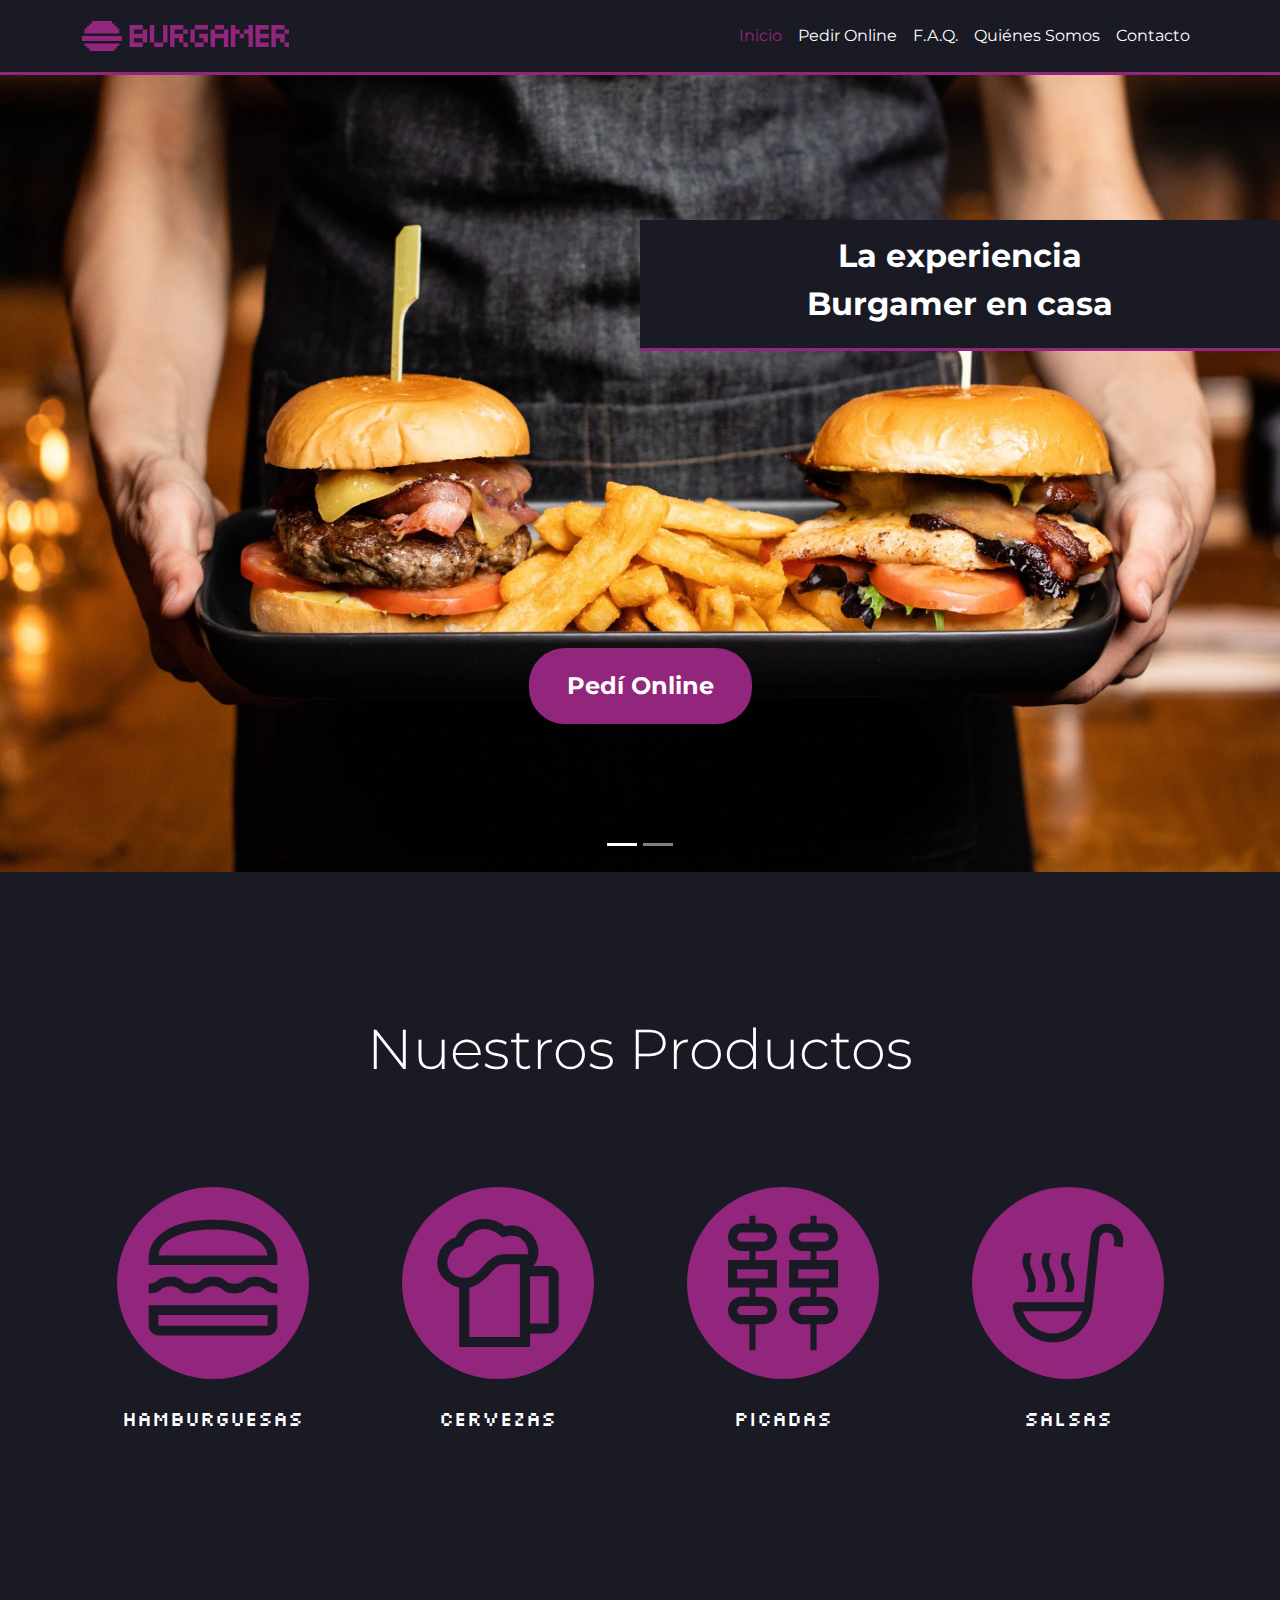
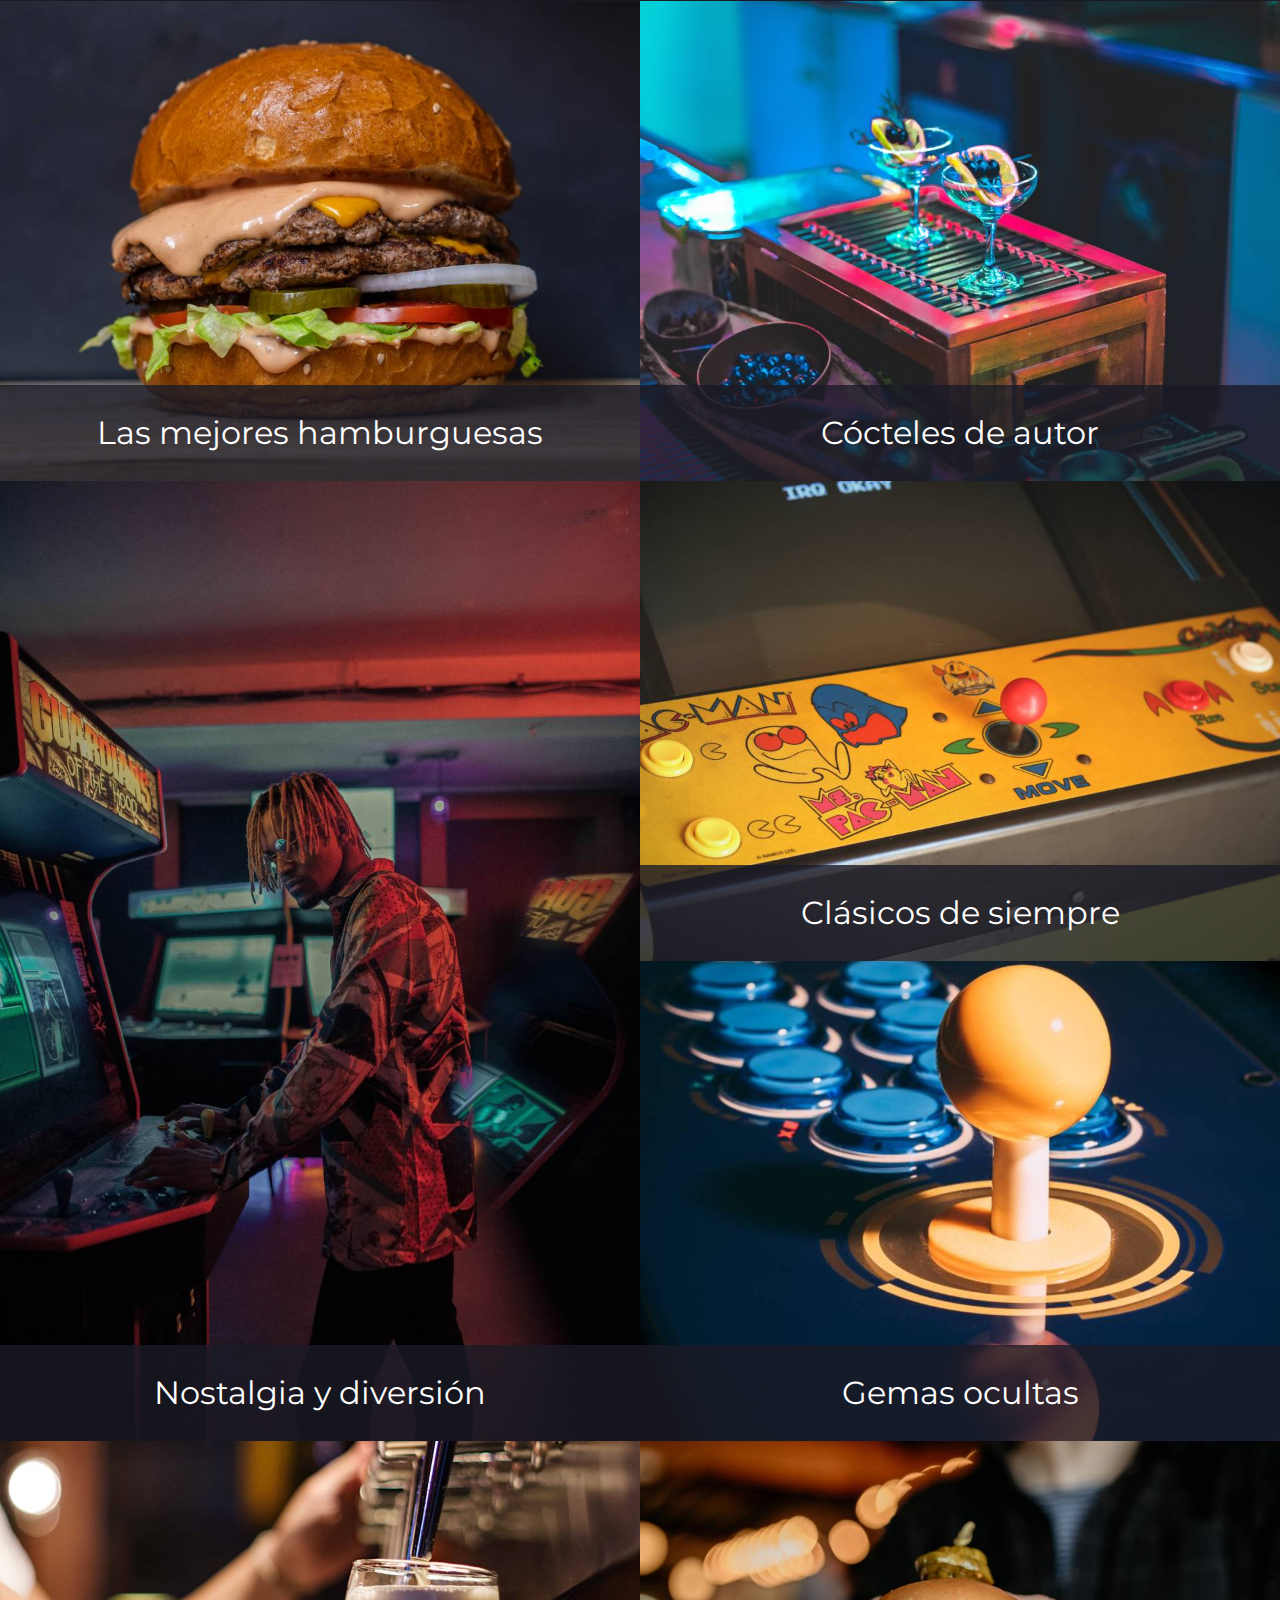
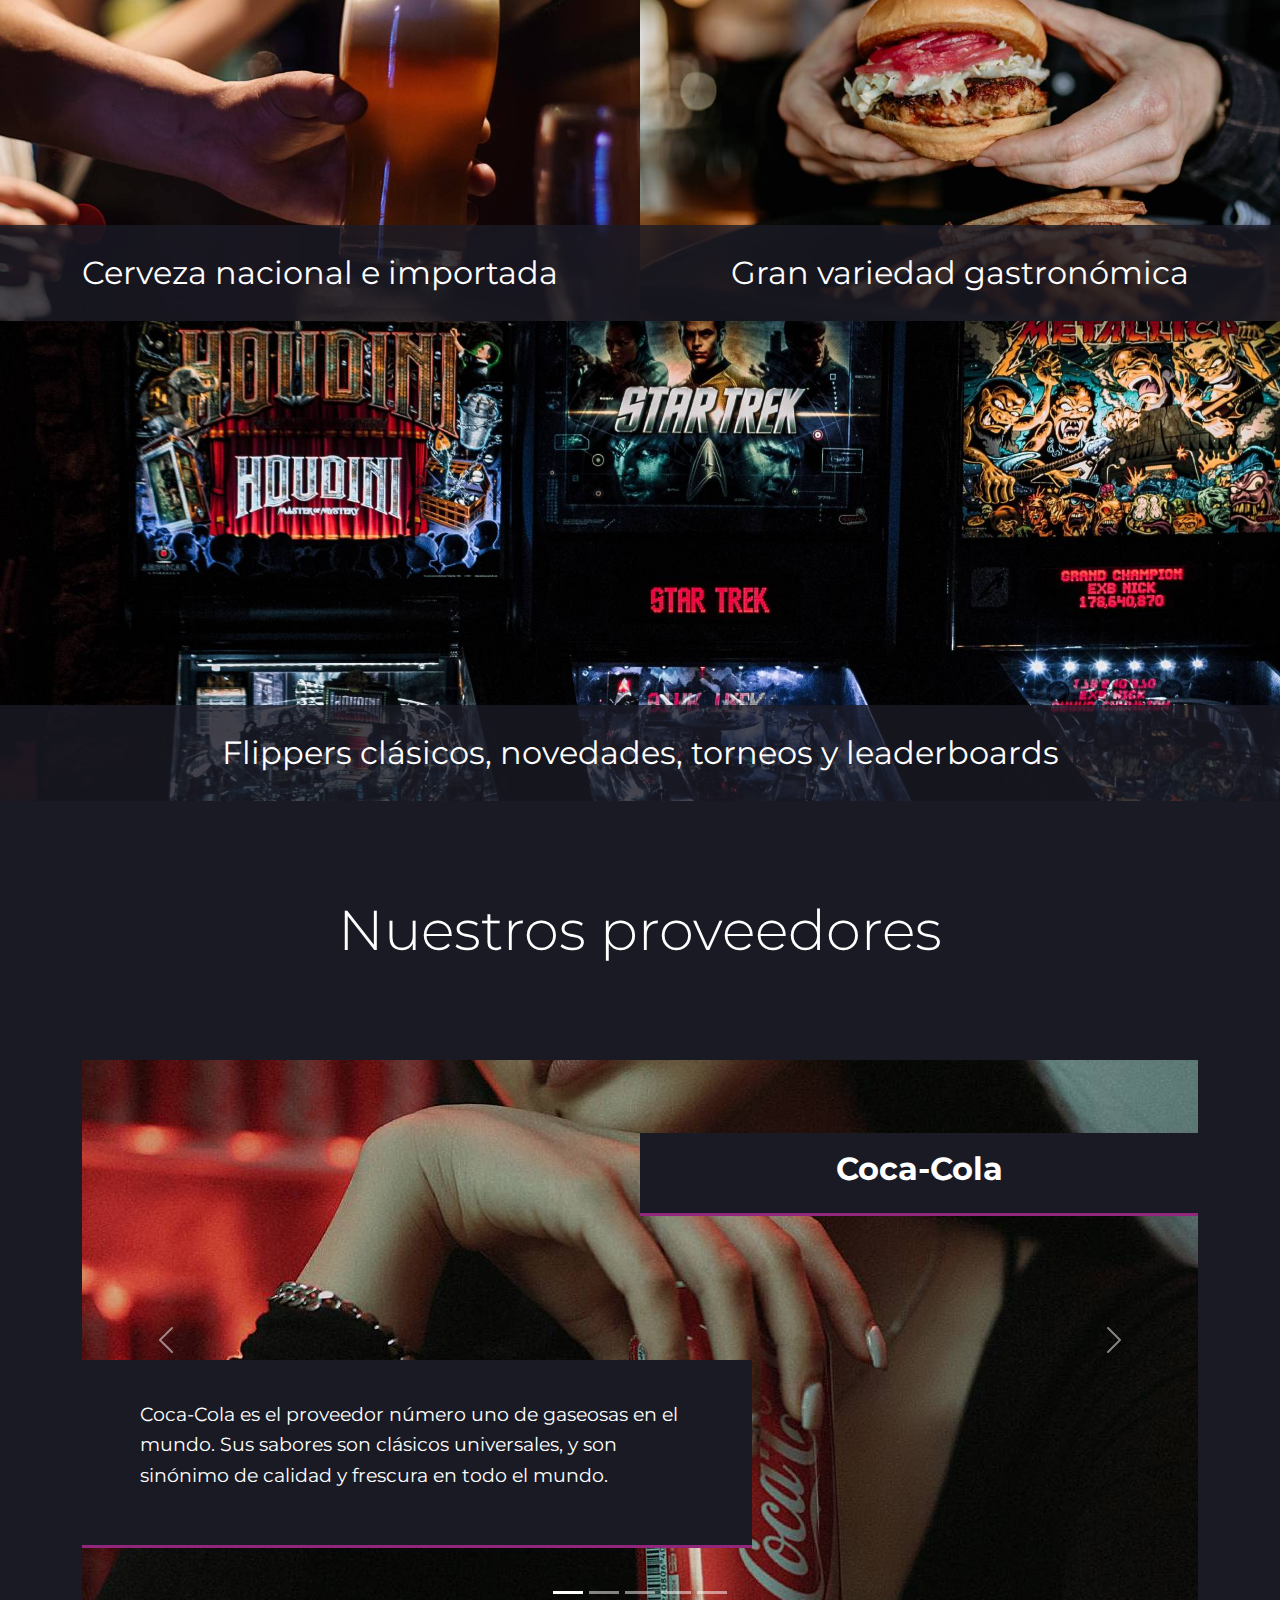
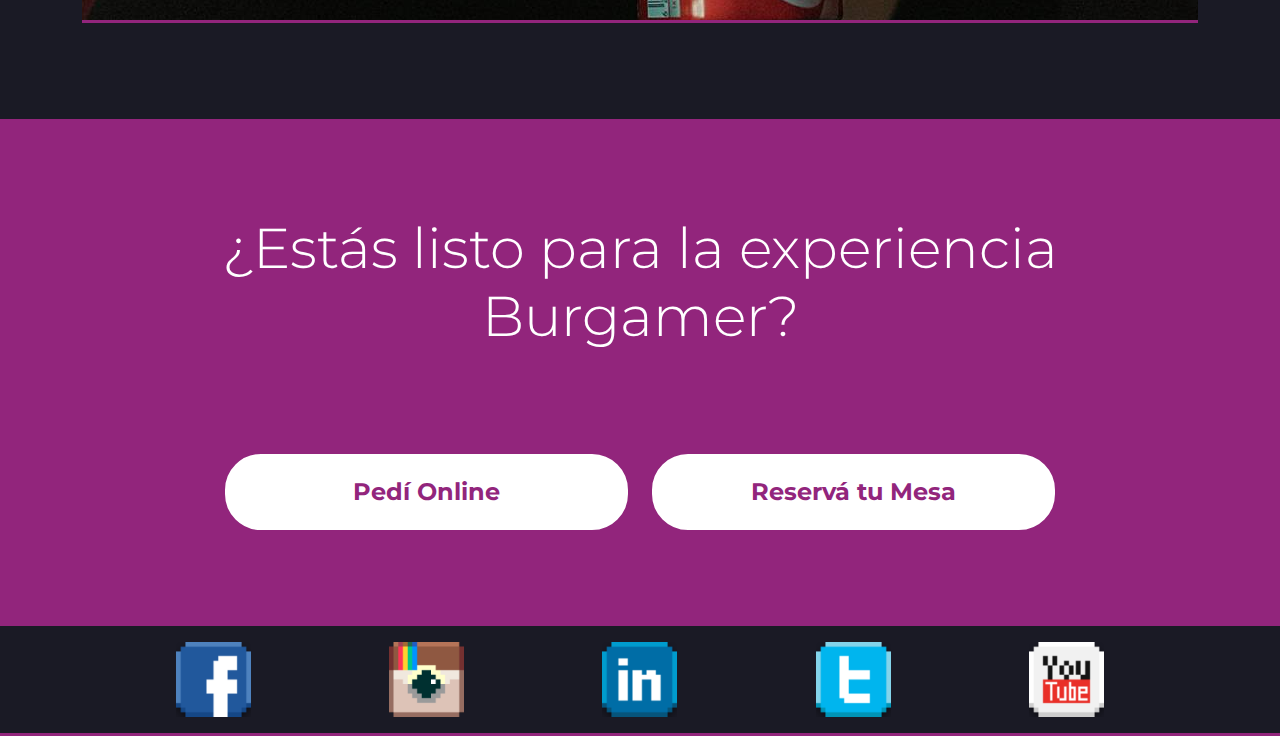
<file: index.html>
<!DOCTYPE html>
<html lang="es">

<head>
    <meta charset="UTF-8">
    <meta http-equiv="X-UA-Compatible" content="IE=edge">
    <meta name="viewport" content="width=device-width, initial-scale=1.0">
    <title>Burgamer Bar & Arcade</title>
    <link rel="icon" type="image/x-icon" href="img/favicon.svg">

    <!-- Bootstrap y otras librerías -->
    <link rel="stylesheet" href="vendors/bootstrap/css/bootstrap.min.css">
    <link rel="stylesheet" href="vendors/jquery.smartcart/css/smart_cart.min.css">
    <link rel="stylesheet" href="vendors/jquery.owl-carousel/assets/owl.carousel.min.css">
    <link rel="stylesheet" href="vendors/jquery.owl-carousel/assets/owl.theme.default.min.css">
    <link rel="stylesheet" href="vendors/jquery.whatsapp/venom-button.min.css">

    <!-- Estilos  -->
    <link rel="stylesheet" href="css/estilos.css">
    <link rel="stylesheet" href="css/index.css">

</head>

<body>

    <!-- Header, se agrega por jQuery -->
    <header id="header" class="container-fluid fixed-top py-2 fondo-gris borde-violeta overflow-hidden">
        <!-- El contenido de este div tiene que ser igual al id del link que queremos marcar como active -->
        <div id="seccion" class="d-none">inicio</div>
    </header>

    <!-- Splash / Call to Action -->
    <section>
        <div id="splash" class="carousel slide container-fluid p-0" data-bs-ride="carousel">
            <div class="carousel-indicators">
                <button type="button" data-bs-target="#splash" data-bs-slide-to="0" class="active" aria-current="true" aria-label="Slide 1"></button>
                <button type="button" data-bs-target="#splash" data-bs-slide-to="1" aria-label="Slide 2"></button>
            </div>
            <div class="carousel-inner">
                <div class="carousel-item active h-100">
                        <div id="splash-01-pedi-online" class="imagen-texto">
                            <div class="imagen-texto-encabezado-derecha">
                                <h1>La experiencia<br>Burgamer en casa</h1>
                            </div>
                            <a class="boton-grande boton-violeta" href="pedir-online.html">Pedí Online</a>
                        </div>
                </div>
                <div class="carousel-item h-100">
                    <div id="splash-02-reserva-mesa" class="imagen-texto">
                        <div class="imagen-texto-encabezado-izquierda">
                            <h2>Una noche de<br>sabor y diversión</h2>
                        </div>
                        <a class="boton-grande boton-violeta" href="pedir-online.html">Reservá tu Mesa</a>
                    </div>
            </div>
            </div>
        </div>
    </section>

    <!-- Nuestros productos -->
    <section id="nuestros-productos">
        <div class="container py-5">
            <div class="row my-5">
                <h2 class="display-4 py-5">Nuestros Productos</h2>
            </div>

            <!-- Inicio de fila con iconos -->
            <div class="row row-cols-lg-4 row-cols-sm-2 row-cols-1 mb-5 pb-5 gy-3">

                <!-- Icono de hamburugesa -->
                <div class="col">
                    <a href="#modal-hamburguesas" data-bs-toggle="modal" data-bs-target="#modal-hamburguesas">
                        <img src="img/home/productos-01-hamburguesas.svg" class="icono-productos" alt="Icono de hamburugesa">
                        <p class="text-center fs-5 tipografia-pixelada my-4 text-break">Hamburguesas</p>
                    </a>
                </div>

                <!-- Modal de hamburguesas -->
                <div class="modal fade" id="modal-hamburguesas" tabindex="-1" aria-hidden="true">
                    <div class="modal-dialog modal-dialog-centered">
                        <div class="modal-content fondo-gris">
                            <div class="modal-body">
                                <div class="container">
                                    <div class="row align-items-center justify-content-center">
                                        <div class="col-12 col-sm-4">
                                            <!-- Imagen del modal -->
                                            <img src="img/home/productos-01-hamburguesas.svg" class="icono-productos" alt="Icono de hamburugesa">
                                        </div>
                                        <div class="col-6 col-sm">
                                            <!-- Texto del modal -->
                                            <div class="row">
                                                <p class="col tipografia-pixelada fs-3">Hamburguesas</p>
                                            </div> 
                                            <div class="row">
                                                <p class="col">
                                                    Nuestras hamburguesas están hechas con productos de la mejor calidad.
                                                    Además, ofrecemos opciones veganas y aptas para celíacos. ¿Qué esperás para pedir?
                                                </p>
                                            </div>
                                            <div class="row row-cols-sm-2 mt-2 gy-3 justify-content-center">
                                            <!-- Botones del modal -->
                                                <div class="col-7 col-sm">
                                                    <a href="#" class="boton-chico boton-violeta-borde" data-bs-dismiss="modal">Cerrar</a>
                                                </div>
                                                <div class="col-7 col-sm">
                                                    <a href="pedir-online.html#hamburguesas" class="boton-chico boton-violeta">Pedir Online</a>
                                                </div>
                                            </div>
                                        </div>
                                    </div>
                                </div>
                            </div>
                        </div>
                    </div>
                </div>

                <!-- Icono de cerveza -->
                <div class="col">
                    <a href="#modal-cerveza" data-bs-toggle="modal" data-bs-target="#modal-cerveza">
                        <img src="img/home/productos-02-cervezas.svg" class="icono-productos" alt="Icono de cerveza">
                        <p class="text-center fs-5 tipografia-pixelada my-4">Cervezas</p>
                    </a>
                </div>

                <!-- Modal de cerveza -->
                <div class="modal fade" id="modal-cerveza" tabindex="-1" aria-hidden="true">
                    <div class="modal-dialog modal-dialog-centered">
                        <div class="modal-content fondo-gris">
                            <div class="modal-body">
                                <div class="container">
                                    <div class="row align-items-center justify-content-center">
                                        <div class="col-12 col-sm-4">
                                            <!-- Imagen del modal -->
                                            <img src="img/home/productos-02-cervezas.svg" class="icono-productos" alt="Icono de cerveza">
                                        </div>
                                        <div class="col-6 col-sm">
                                            <!-- Texto del modal -->
                                            <div class="row">
                                                <p class="col tipografia-pixelada fs-3">Cerveza</p>
                                            </div> 
                                            <div class="row">
                                                <p class="col">
                                                    Ofrecemos las mejores cervezas del mercado, con opción de pedirlas tiradas o embotelladas. Contamos también 
                                                    con cervezas importadas.
                                                    ¿Qué esperás para pedir?
                                                </p>
                                            </div>
                                            <div class="row row-cols-sm-2 mt-2 gy-3 justify-content-center">
                                                <!-- Botones del modal -->
                                                <div class="col-7 col-sm">
                                                    <a href="#" class="boton-chico boton-violeta-borde" data-bs-dismiss="modal">Cerrar</a>
                                                </div>
                                                <div class="col-7 col-sm">
                                                    <a href="pedir-online.html#cervezas" class="boton-chico boton-violeta">Pedir Online</a>
                                                </div>
                                            </div>
                                        </div>
                                    </div>
                                </div>
                            </div>
                        </div>
                    </div>
                </div>

                <!-- Icono de picadas -->
                <div class="col">
                    <a href="#modal-picadas" data-bs-toggle="modal" data-bs-target="#modal-picadas">
                        <img src="img/home/productos-03-picadas.svg" class="icono-productos" alt="Icono de picadas">
                        <p class="text-center fs-5 tipografia-pixelada my-4">Picadas</p>
                    </a>
                </div>

                <!-- Modal de picadas -->
                <div class="modal fade" id="modal-picadas" tabindex="-1" aria-hidden="true">
                    <div class="modal-dialog modal-dialog-centered">
                        <div class="modal-content fondo-gris">
                            <div class="modal-body">
                                <div class="container">
                                    <div class="row align-items-center justify-content-center">
                                        <div class="col-12 col-sm-4">
                                            <!-- Imagen del modal -->
                                            <img src="img/home/productos-03-picadas.svg" class="icono-productos" alt="Icono de picadas">
                                        </div>
                                        <div class="col-6 col-sm">
                                            <!-- Texto del modal -->
                                            <div class="row">
                                                <p class="col tipografia-pixelada fs-3">Picadas</p>
                                            </div> 
                                            <div class="row">
                                                <p class="col">
                                                    Desde papas a tequeños, pasando por aros de cebolla y nachos, tenemos todo lo que necesitás para tu picada.
                                                    ¿Qué esperás para pedir?
                                                </p>
                                            </div>
                                            <div class="row row-cols-sm-2 mt-2 gy-3 justify-content-center">
                                                <!-- Botones del modal -->
                                                <div class="col-7 col-sm">
                                                    <a href="#" class="boton-chico boton-violeta-borde" data-bs-dismiss="modal">Cerrar</a>
                                                </div>
                                                <div class="col-7 col-sm">
                                                    <a href="pedir-online.html#picadas" class="boton-chico boton-violeta">Pedir Online</a>
                                                </div>
                                            </div>
                                        </div>
                                    </div>
                                </div>
                            </div>
                        </div>
                    </div>
                </div>

                <!-- Icono de salsas -->
                <div class="col">
                    <a href="#modal-salsas" data-bs-toggle="modal" data-bs-target="#modal-salsas">
                        <img src="img/home/productos-04-salsas.svg" class="icono-productos" alt="Icono de salsas">
                        <p class="text-center fs-5 tipografia-pixelada my-4">Salsas</p>
                    </a>
                </div>

                <!-- Modal de salsas -->
                <div class="modal fade" id="modal-salsas" tabindex="-1" aria-hidden="true">
                    <div class="modal-dialog modal-dialog-centered">
                        <div class="modal-content fondo-gris">
                            <div class="modal-body">
                                <div class="container">
                                    <div class="row align-items-center justify-content-center">
                                        <div class="col-12 col-sm-4">
                                            <!-- Imagen del modal -->
                                            <img src="img/home/productos-04-salsas.svg" class="icono-productos" alt="Icono de salsas">
                                        </div>
                                        <div class="col-6 col-sm">
                                            <!-- Texto del modal -->
                                            <div class="row">
                                                <p class="col tipografia-pixelada fs-3">Salsas</p>
                                            </div> 
                                            <div class="row">
                                                <p class="col">
                                                    Tenemos salsas de todos los tamaños, colores y sabores.
                                                    Incluso vendemos salsas importadas directamente de otros países.
                                                    ¿Qué esperás para pedir?
                                                </p>
                                            </div>
                                            <div class="row row-cols-sm-2 mt-2 gy-3 justify-content-center">
                                                <!-- Botones del modal -->
                                                <div class="col-7 col-sm">
                                                    <a href="#" class="boton-chico boton-violeta-borde" data-bs-dismiss="modal">Cerrar</a>
                                                </div>
                                                <div class="col-7 col-sm">
                                                    <a href="pedir-online.html#salsas" class="boton-chico boton-violeta">Pedir Online</a>
                                                </div>
                                            </div>
                                        </div>
                                    </div>
                                </div>
                            </div>
                        </div>
                    </div>
                </div>

                
            <!-- Fin de fila con iconos -->
            </div>
        
        </div>
    <!-- Fin Nuestros Productos -->
    </section>


    <!-- Galería -->
    <section id="galeria">
        <div class="contailer-fluid p-0">
            <!-- Primera fila, fotos del mismo tamaño -->
            <div class="row g-0 row-cols-sm-2 row-cols-1">
                <div class="col position-relative">
                    <img src="img/home/galeria-01.jpg" class="img-fluid" alt="Foto de una hamburugesa doble">
                    <p class="position-absolute w-100 bottom-0 fondo-gris-transparente text-center fs-2 p-4 m-0">Las mejores hamburguesas</p>
                </div>
                <div class="col position-relative">
                    <img src="img/home/galeria-02.jpg" class="img-fluid" alt="Foto de dos cócteles en una barra">
                    <p class="position-absolute w-100 bottom-0 fondo-gris-transparente text-center fs-2 p-4 m-0">Cócteles de autor</p>
                </div>
            </div>

            <!-- Segunda/Tercera fila (foto vertical que ocupa 2 filas, y 2 de tamaño normal a la derecha)-->
            <div class="row g-0 row-cols-sm-2 row-cols-1">
                <div class="col position-relative">
                    <img src="img/home/galeria-03.jpg" class="img-fluid" alt="Foto de una persona jugando fichines">
                    <p class="position-absolute w-100 bottom-0 fondo-gris-transparente text-center fs-2 p-4 m-0">Nostalgia y diversión</p>
                </div>
                <div class="col">
                    <div class="row g-0">
                        <div class="col position-relative">
                            <img src="img/home/galeria-04.jpg" class="img-fluid" alt="Foto de los controles de una cabina de Pacman">
                            <p class="position-absolute w-100 bottom-0 fondo-gris-transparente text-center fs-2 p-4 m-0">Clásicos de siempre</p>
                        </div>
                    </div>
                    <div class="row g-0">
                        <div class="col position-relative">
                            <img src="img/home/galeria-05.jpg" class="img-fluid" alt="Foto de los controles de un fichín">
                            <p class="position-absolute w-100 bottom-0 fondo-gris-transparente text-center fs-2 p-4 m-0">Gemas ocultas</p>
                        </div>
                    </div>
                </div>
            </div>

            <!--- Cuarta fila, dos del mismo tamaño -->
            <div class="row g-0 row-cols-sm-2 row-cols-1">
                <div class="col position-relative">
                    <img src="img/home/galeria-06.jpg" class="img-fluid" alt="Foto de una cerveza tirada siendo servida">
                    <p class="position-absolute w-100 bottom-0 fondo-gris-transparente text-center fs-2 p-4 m-0">Cerveza nacional e importada</p>
                </div>
                <div class="col position-relative">
                    <img src="img/home/galeria-07.jpg" class="img-fluid" alt="Foto de una persona mostrando la hmburguesa que se va a comer">
                    <p class="position-absolute w-100 bottom-0 fondo-gris-transparente text-center fs-2 p-4 m-0">Gran variedad gastronómica</p>
                </div>
            </div>

            <!-- Quinta fila, una sola foto de dos columnas -->
            <div class="row g-0">
                <div class="col position-relative">
                    <img src="img/home/galeria-08.jpg" class="img-fluid" alt="Foto de varios flippers en fila">
                    <p class="position-absolute w-100 bottom-0 fondo-gris-transparente text-center fs-2 p-4 m-0">Flippers clásicos, novedades, torneos y leaderboards</p>
                </div>
            </div>
        </div>

    <!-- Fin galería -->
    </section>

    <!-- Proveedores -->
    <section id="nuestros-proveedores">
        <div class="container py-5">
            <h2 class="display-4 py-5 ">Nuestros proveedores</h2>
        
            <!-- Inicio carousel de proveedores -->
            <div id="carousel-proveedores" class="carousel slide borde-violeta my-5" data-bs-ride="carousel">

                <div class="carousel-indicators">
                    <button type="button" data-bs-target="#carousel-proveedores" data-bs-slide-to="0" class="active" aria-current="true" aria-label="Slide 1"></button>
                    <button type="button" data-bs-target="#carousel-proveedores" data-bs-slide-to="1" aria-label="Slide 2"></button>
                    <button type="button" data-bs-target="#carousel-proveedores" data-bs-slide-to="2" aria-label="Slide 3"></button>
                    <button type="button" data-bs-target="#carousel-proveedores" data-bs-slide-to="3" aria-label="Slide 4"></button>
                    <button type="button" data-bs-target="#carousel-proveedores" data-bs-slide-to="4" aria-label="Slide 5"></button>
                </div>

                <button class="carousel-control-prev" type="button" data-bs-target="#carousel-proveedores" data-bs-slide="prev">
                    <span class="carousel-control-prev-icon" aria-hidden="true"></span>
                    <span class="visually-hidden">Anterior</span>
                  </button>
                  <button class="carousel-control-next" type="button" data-bs-target="#carousel-proveedores" data-bs-slide="next">
                    <span class="carousel-control-next-icon" aria-hidden="true"></span>
                    <span class="visually-hidden">Siguiente</span>
                  </button>
                
                <div class="carousel-inner position-relative">
                    <!-- Slide de Coca-Cola-->
                    <div class="carousel-item active h-100">
                        <div id="carousel-proveedores-01-coca-cola" class="imagen-texto">
                            <div class="imagen-texto-encabezado-derecha">
                                <h3>Coca-Cola</h3>
                            </div>
                            <div class="imagen-texto-cuerpo-izquierda">
                                <p>
                                    Coca-Cola es el proveedor número uno de gaseosas en el mundo. Sus sabores son clásicos universales, y son sinónimo de 
                                    calidad y frescura en todo el mundo.
                                </p>
                            </div>
                        </div>
                    </div>

                    <!-- Slide de Heineken -->
                    <div class="carousel-item h-100">
                        <div id="carousel-proveedores-02-heineken" class="imagen-texto">
                            <div class="imagen-texto-encabezado-izquierda">
                                <h3>Heineken</h3>
                            </div>
                            <div class="imagen-texto-cuerpo-derecha">
                                <p>
                                    Un clásico de la mesa argentina, Heineken es la mejor cerveza rubia y la compañera fiel en todos tus momentos. Pedila embotellada o tirada.
                                </p>
                            </div>
                        </div>
                    </div>

                    <!-- Slide de NotCo -->
                    <div class="carousel-item h-100">
                        <div id="carousel-proveedores-03-not-co" class="imagen-texto">
                            <div class="imagen-texto-encabezado-derecha">
                                <h3>NotCo</h3>
                            </div>
                            <div class="imagen-texto-cuerpo-izquierda">
                                <p>
                                    La marca líder en productos aptos para veganos, las hamburguesas NotCo te van a enseñar que no hace falta comer animales para disfrutar del mejor sabor.
                                </p>
                            </div>
                        </div>
                    </div>
                    
                    <!-- Slide de Heinz -->
                    <div class="carousel-item h-100">
                        <div id="carousel-proveedores-04-heinz" class="imagen-texto">
                            <div class="imagen-texto-encabezado-izquierda">
                                <h3>Heinz</h3>
                            </div>
                            <div class="imagen-texto-cuerpo-derecha">
                                <p>
                                    Famosos en todo el mundo por su sabor distintivo, los condimentos Heinz son el broche de oro para nuestras picadas y hamburguesas.
                                </p>
                            </div>
                        </div>
                    </div>

                    <!-- Slide de Mc Cain -->
                    <div class="carousel-item h-100">
                        <div id="carousel-proveedores-05-mc-cain" class="imagen-texto">
                            <div class="imagen-texto-encabezado-derecha">
                                <h3>Mc Cain</h3>
                            </div>
                            <div class="imagen-texto-cuerpo-izquierda">
                                <p>
                                    El nombre de las papas en nuestro país, Mc Cain ofrece los sabores más auténticos y la mayor variedad de texturas del mundo.
                                </p>
                            </div>
                        </div>
                    </div>

                </div>
            
            <!-- Fin carousel de proveedores -->
            </div>

        </div>
    
    <!-- Fin sección proveedores -->
    </section>

    <!-- Call to action final -->
    <section id="call-to-action-final">
        <div class="container-fluid fondo-violeta py-5">
            <div class="row py-5 justify-content-center">
                <div class="col-9">
                    <h2 class="display-4">
                        ¿Estás listo para la experiencia Burgamer?
                    </h2>
                </div>
            </div>
            <div class="row py-5 gy-3 justify-content-center">
                <div class="col-9 col-md-4">
                    <a href="pedir-online.html" class="boton-grande boton-blanco h-100">Pedí Online</a>
                </div>
                <div class="col-9 col-md-4">
                    <a href="contacto.html#formulario" class="boton-grande boton-blanco">Reservá tu Mesa</a>
                </div>
            </div>
        </div>
    </section>

    <!-- El footer se completa con jQuery -->
    <footer id="footer"></footer>

    <!-- JavaScript, Bootstrap, jQuery -->
    <script src="vendors/jquery/jquery-3.6.1.min.js"></script>
    <script src="vendors/bootstrap/js/bootstrap.bundle.min.js"></script>
    <script src="vendors/jquery.smartcart/js/jquery.smartCart.js"></script>
    <script src="vendors/jquery.owl-carousel/owl.carousel.min.js"></script>
    <script src="vendors/jquery.whatsapp/venom-button.min.js"></script>

    <!-- Scripts -->
    <script src="js/productos.js"></script>
    <script src="js/scripts.js"></script>
</body>

</html>
</file>
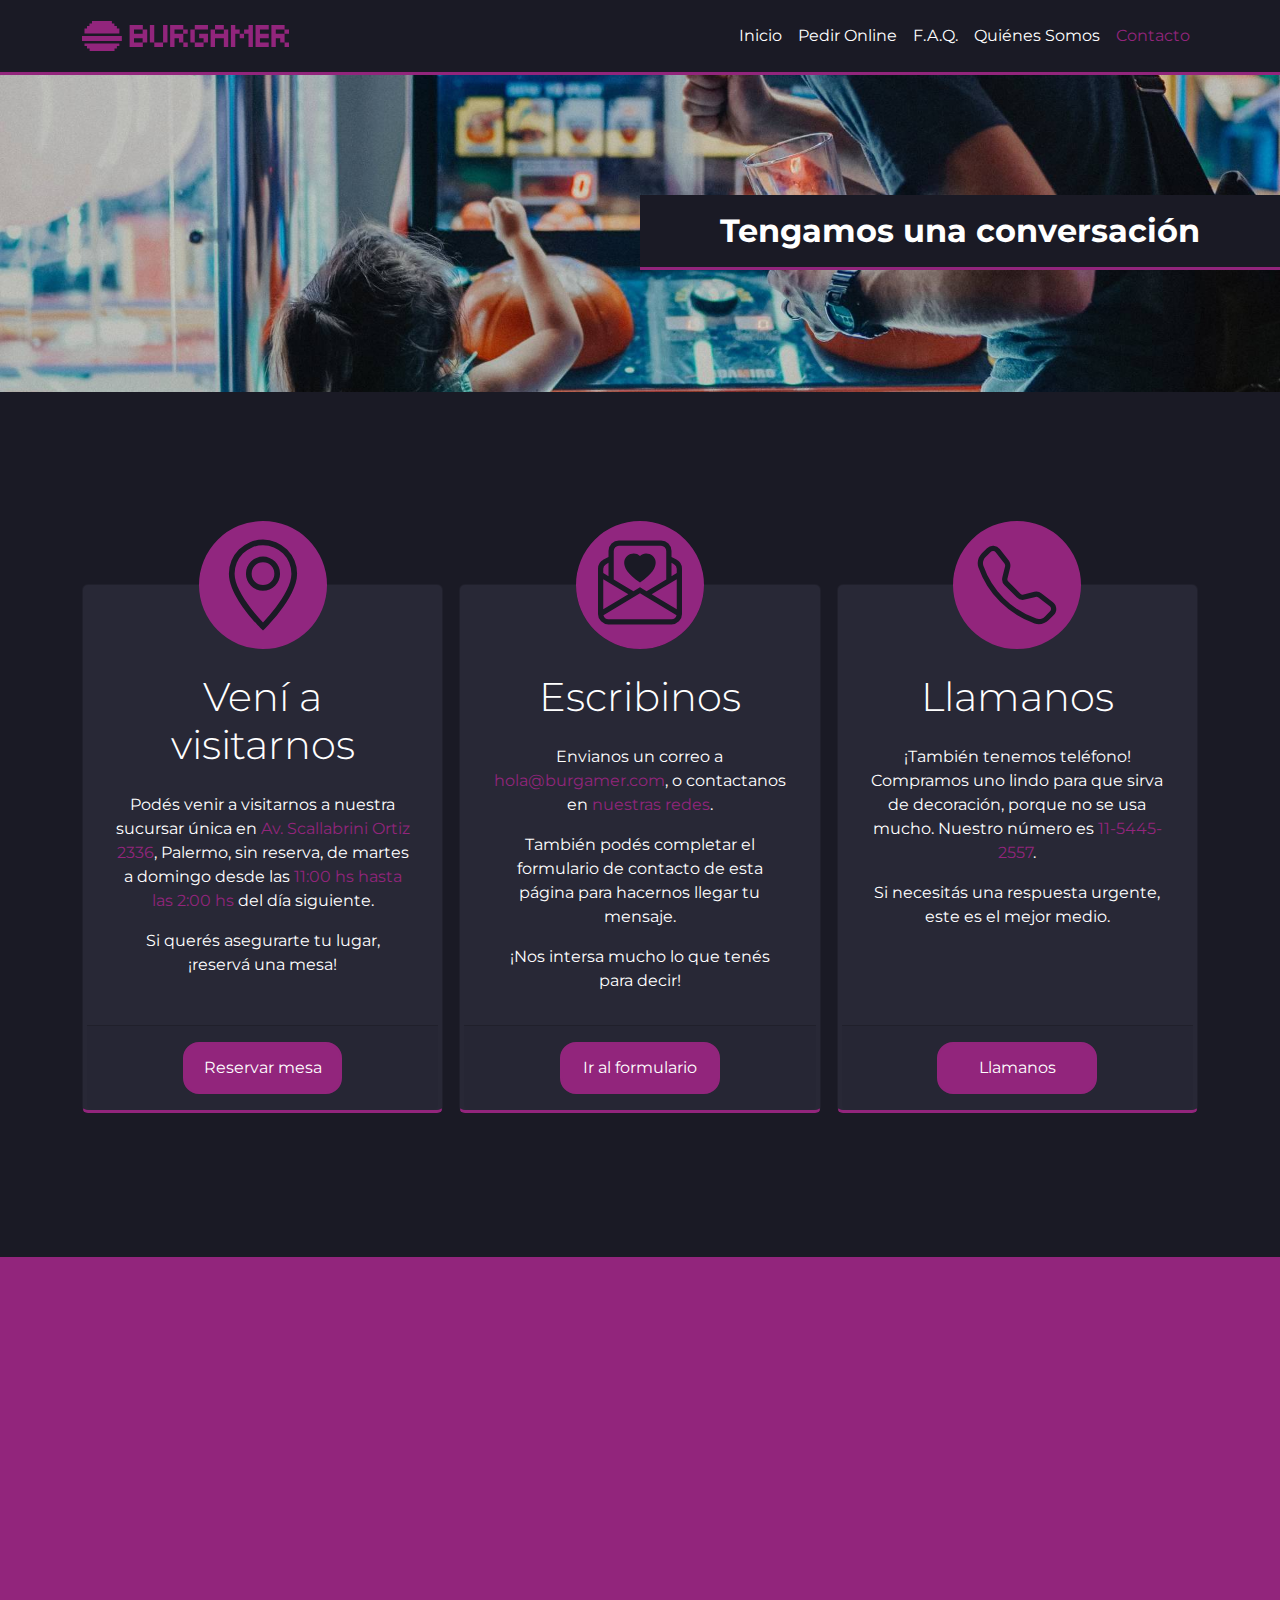
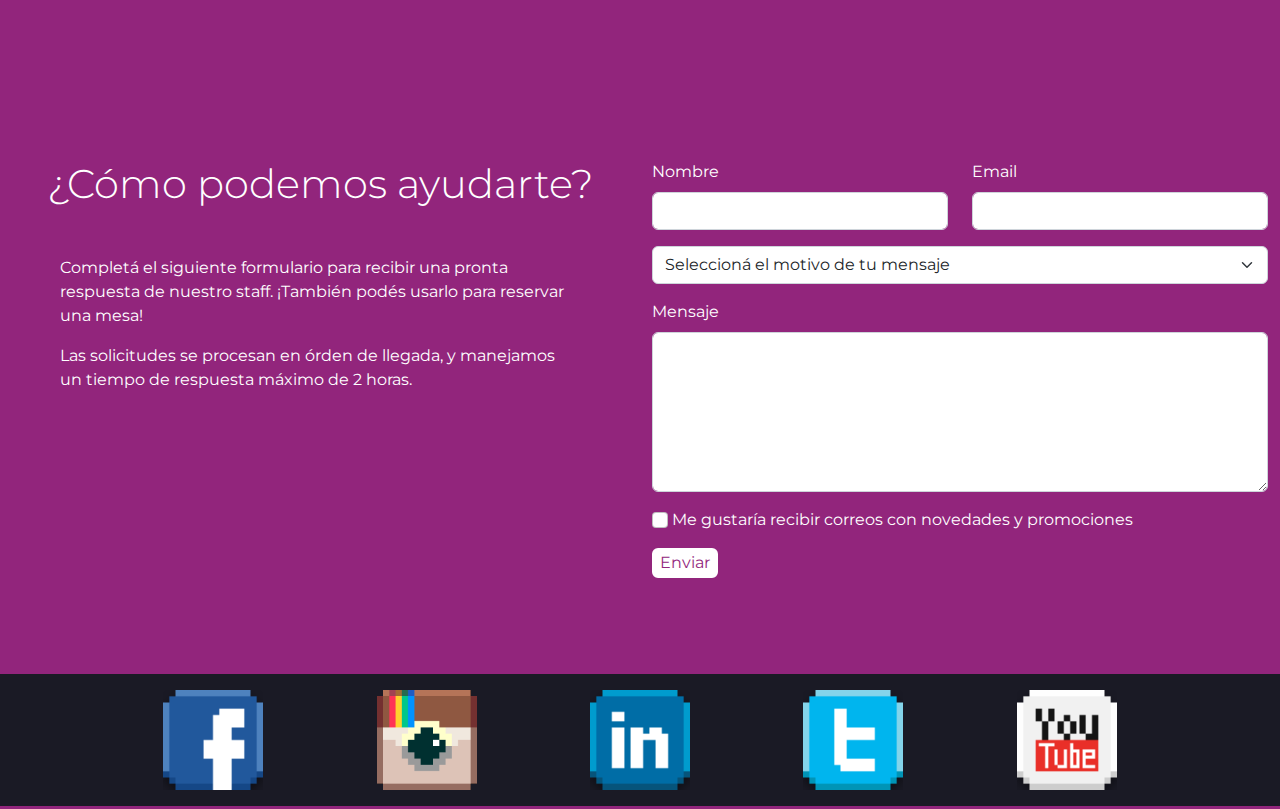
<file: contacto.html>
<!DOCTYPE html>
<html lang="es">

<head>
    <meta charset="UTF-8">
    <meta http-equiv="X-UA-Compatible" content="IE=edge">
    <meta name="viewport" content="width=device-width, initial-scale=1.0">
    <title>Burgamer Bar & Arcade</title>
    <link rel="icon" type="image/x-icon" href="img/favicon.svg">

    <!-- Bootstrap y otras librerías -->
    <link rel="stylesheet" href="vendors/bootstrap/css/bootstrap.min.css">
    <link rel="stylesheet" href="vendors/jquery.smartcart/css/smart_cart.min.css">
    <link rel="stylesheet" href="vendors/jquery.owl-carousel/assets/owl.carousel.min.css">
    <link rel="stylesheet" href="vendors/jquery.owl-carousel/assets/owl.theme.default.min.css">
    <link rel="stylesheet" href="vendors/jquery.whatsapp/venom-button.min.css">

    <!-- Estilos  -->
    <link rel="stylesheet" href="css/estilos.css">
    <link rel="stylesheet" href="css/contacto.css">

</head>

<body>

    <!-- Header, se agrega por jQuery -->
    <header id="header" class="container-fluid fixed-top py-2 fondo-gris borde-violeta overflow-hidden">
        <!-- El contenido de este div tiene que ser igual al id del link que queremos marcar como active -->
        <div id="seccion" class="d-none">contacto</div>
    </header>

    <!-- Splash de bienvenida -->
    <section>
        <div class="container-fluid p-0">
            <div id="splash-bienvenida" class="imagen-texto">

                <div class="imagen-texto-encabezado-derecha">
                    <h1 class="m-0">Tengamos una conversación</h1>
                </div>

            </div>

        </div>
    </section>

    <!-- Pastillas con opciones de comunicación -->
    <section class="container pb-5">
        <div class="row justify-content-center row-cols-1 row-cols-sm-2 row-cols-md-3 gx-3 gy-5 my-5 py-5">
            
            <!-- Vení a visitarnos -->
            <div id="reserva-mesa" class="col pt-5">
                <div class="card fondo-gris-claro borde-violeta text-center h-100 pt-5 px-3">
                    <img class="card-img-top icono-contacto" src="img/contacto/visitar.svg" alt="Icono de locación">
                    <div class="card-body">
                        <h4 class="display-6 card-title my-4">Vení a visitarnos</h4>
                        <p class="card-text">
                            Podés venir a visitarnos a nuestra sucursar única en <span class="tipografia-violeta">Av. Scallabrini Ortiz 2336</span>, Palermo, sin reserva, de martes a domingo desde las <span class="tipografia-violeta">11:00 hs hasta las 2:00 hs</span> del día siguiente.
                        </p>
                        <p>Si querés asegurarte tu lugar, ¡reservá una mesa!</p>
                    </div>
                    <div class="card-footer row justify-content-center py-3">
                        <a href="#formulario" class="col-6 boton-mediano boton-violeta">Reservar mesa</a>
                    </div>
                </div>
            </div>

            <!-- Escribinos -->
            <div id="reserva-mesa" class="col pt-5">
                <div class="card fondo-gris-claro borde-violeta text-center h-100 pt-5 px-3">
                    <img class="card-img-top icono-contacto" src="img/contacto/mandar-mail.svg" alt="Icono de email">
                    <div class="card-body">
                        <h4 class="display-6 card-title my-4">Escribinos</h4>
                        <p class="card-text">
                            Envianos un correo a <span class="tipografia-violeta">hola@burgamer.com</span>, o contactanos en <a href="#redes" class="tipografia-violeta">nuestras redes</a>.
                        </p>
                        <p>
                            También podés completar el formulario de contacto de esta página para hacernos llegar tu mensaje. 
                        </p>
                        <p>¡Nos intersa mucho lo que tenés para decir!</p>
                    </div>
                    <div class="card-footer row justify-content-center py-3">
                        <a href="#" class="col-6 boton-mediano boton-violeta">Ir al formulario</a>
                    </div>
                </div>
            </div>

             <!-- Llamanos -->
             <div id="reserva-mesa" class="col pt-5">
                <div class="card fondo-gris-claro borde-violeta text-center h-100 pt-5 px-3">
                    <img class="card-img-top icono-contacto" src="img/contacto/llamar.svg" alt="Icono de email">
                    <div class="card-body">
                        <h4 class="display-6 card-title my-4">Llamanos</h4>
                        <p class="card-text">
                            ¡También tenemos teléfono! Compramos uno lindo para que sirva de decoración, porque no se usa mucho. Nuestro número es <span class="tipografia-violeta">11-5445-2557</span>.
                        </p>
                        <p>
                            Si necesitás una respuesta urgente, este es el mejor medio.
                        </p>
                    </div>
                    <div class="card-footer row justify-content-center py-3">
                        <a href="tel:+1111111111" class="col-6 boton-mediano boton-violeta">Llamanos</a>
                    </div>
                </div>
            </div>
        
        <!-- Fin pastillas de comunicación -->
        </div>

    </section>

    <!-- Mapa -->
    <section class="container-fluid p-0 fondo-violeta">
        <div class="row p-0 g-0">
            
            <!-- Google Maps -->
            <!--
                Normalmente este mapa mostraría el cartelito del local, pero como no existe, 
                sólo muestra el pin en la dirección que lo pusimos. 
            -->
            <div class="col">
                <iframe id="mapa" src="https://www.google.com/maps/embed?pb=!1m18!1m12!1m3!1d3284.6947892037765!2d-58.42069164855832!3d-34.58658856400443!2m3!1f0!2f0!3f0!3m2!1i1024!2i768!4f13.1!3m3!1m2!1s0x95bcb580394bddb7%3A0xc14f2e4e6c9bc1bf!2sRa%C3%BAl%20Scalabrini%20Ortiz%202336%2C%20C1425DBR%20CABA!5e0!3m2!1ses-419!2sar!4v1669310606794!5m2!1ses-419!2sar" style="border:0;" allowfullscreen="" loading="lazy" referrerpolicy="no-referrer-when-downgrade"></iframe>
            </div>

        </div>
    </section>

    <!-- Formulario de contacto -->
    <section id="formulario" class="container-fluid fondo-violeta py-5">
        <div class="row row-cols-1 row-cols-md-2 py-5 gy-5">
            <div class="col">
                <h2 class="display-6 mb-5">¿Cómo podemos ayudarte?</h2>
                <p class="px-5">
                    Completá el siguiente formulario para recibir una pronta respuesta de nuestro staff. ¡También podés usarlo 
                    para reservar una mesa!
                </p>
                <p class="px-5">
                    Las solicitudes se procesan en órden de llegada, y manejamos un tiempo de respuesta máximo de 2 horas.
                </p>
            </div>
            <div class="col">
                <!-- Formulario de contacto -->
                <form class="needs-validation" novalidate>
                    <div class="row row-cols-1 row-cols-md-2 mb-3">
                        <div class="col">
                            <label for="nombre" class="form-label">Nombre</label>
                            <input type="text" class="form-control" id="nombre" required>
                            <div class="valid-feedback">
                                Lindo nombre!
                            </div>
                            <div class="invalid-feedback">
                                Por favor decinos tu nombre.
                            </div>
                        </div>
                        <div class="col">
                            <label for="email" class="form-label">Email</label>
                            <input type="email" class="form-control" id="exampleInputEmail1" required>
                            <div class="valid-feedback">
                                Este correo parece válido.
                            </div>
                            <div class="invalid-feedback">
                                Por favor, indicanos un correo válido.
                            </div>       
                        </div>
                    </div>
                    <div class="row mb-3">
                        <div class="col">
                            <select class="form-select" aria-label="Tipo de contacto" required>
                                <option selected disabled value="">Seleccioná el motivo de tu mensaje</option>
                                <option value="reservar">Reservar una mesa</option>
                                <option value="consulta">Consulta general</option>
                                <option value="sugerencia">Sugerencia</option>
                            </select>
                            <div class="invalid-feedback">
                                No olvides indicarnos el motivo de tu consulta.
                            </div>                        
                        </div>
                    </div>
                    <div class="row mb-3">
                        <div class="col">
                            <label for="mensaje" class="form-label">Mensaje</label>
                            <textarea id="mensaje" class="form-control" required placeholder="" aria-label="With textarea"></textarea>
                            <div class="valid-feedback">
                                ¡Alto y claro!
                            </div>
                            <div class="invalid-feedback">
                                ¡No olvides tu mensaje!
                            </div>      
                        </div>
                    </div>
                    <div class="row mb-3">
                        <div class="col">
                            <input type="checkbox" class="form-check-input" id="suscribirse">
                            <label class="form-check-label" for="suscribirse">
                                Me gustaría recibir correos con novedades y promociones
                            </label>
                        </div>
                    </div>
                    <div class="row">
                        <div class="col">
                            <button type="submit" class="rounded boton-blanco">Enviar</button>
                        </div>
                    </div>
                </form>
            </div>
        </div>
        
    </section>

    <!-- El footer se completa con jQuery -->
    <footer id="footer"></footer>

    <!-- JavaScript, Bootstrap, jQuery -->
    <script src="vendors/jquery/jquery-3.6.1.min.js"></script>
    <script src="vendors/bootstrap/js/bootstrap.bundle.min.js"></script>
    <script src="vendors/jquery.smartcart/js/jquery.smartCart.js"></script>
    <script src="vendors/jquery.owl-carousel/owl.carousel.min.js"></script>
    <script src="vendors/jquery.whatsapp/venom-button.min.js"></script>

    <!-- Scripts -->
    <script src="js/productos.js"></script>
    <script src="js/scripts.js"></script>
</body>

</html>
</file>
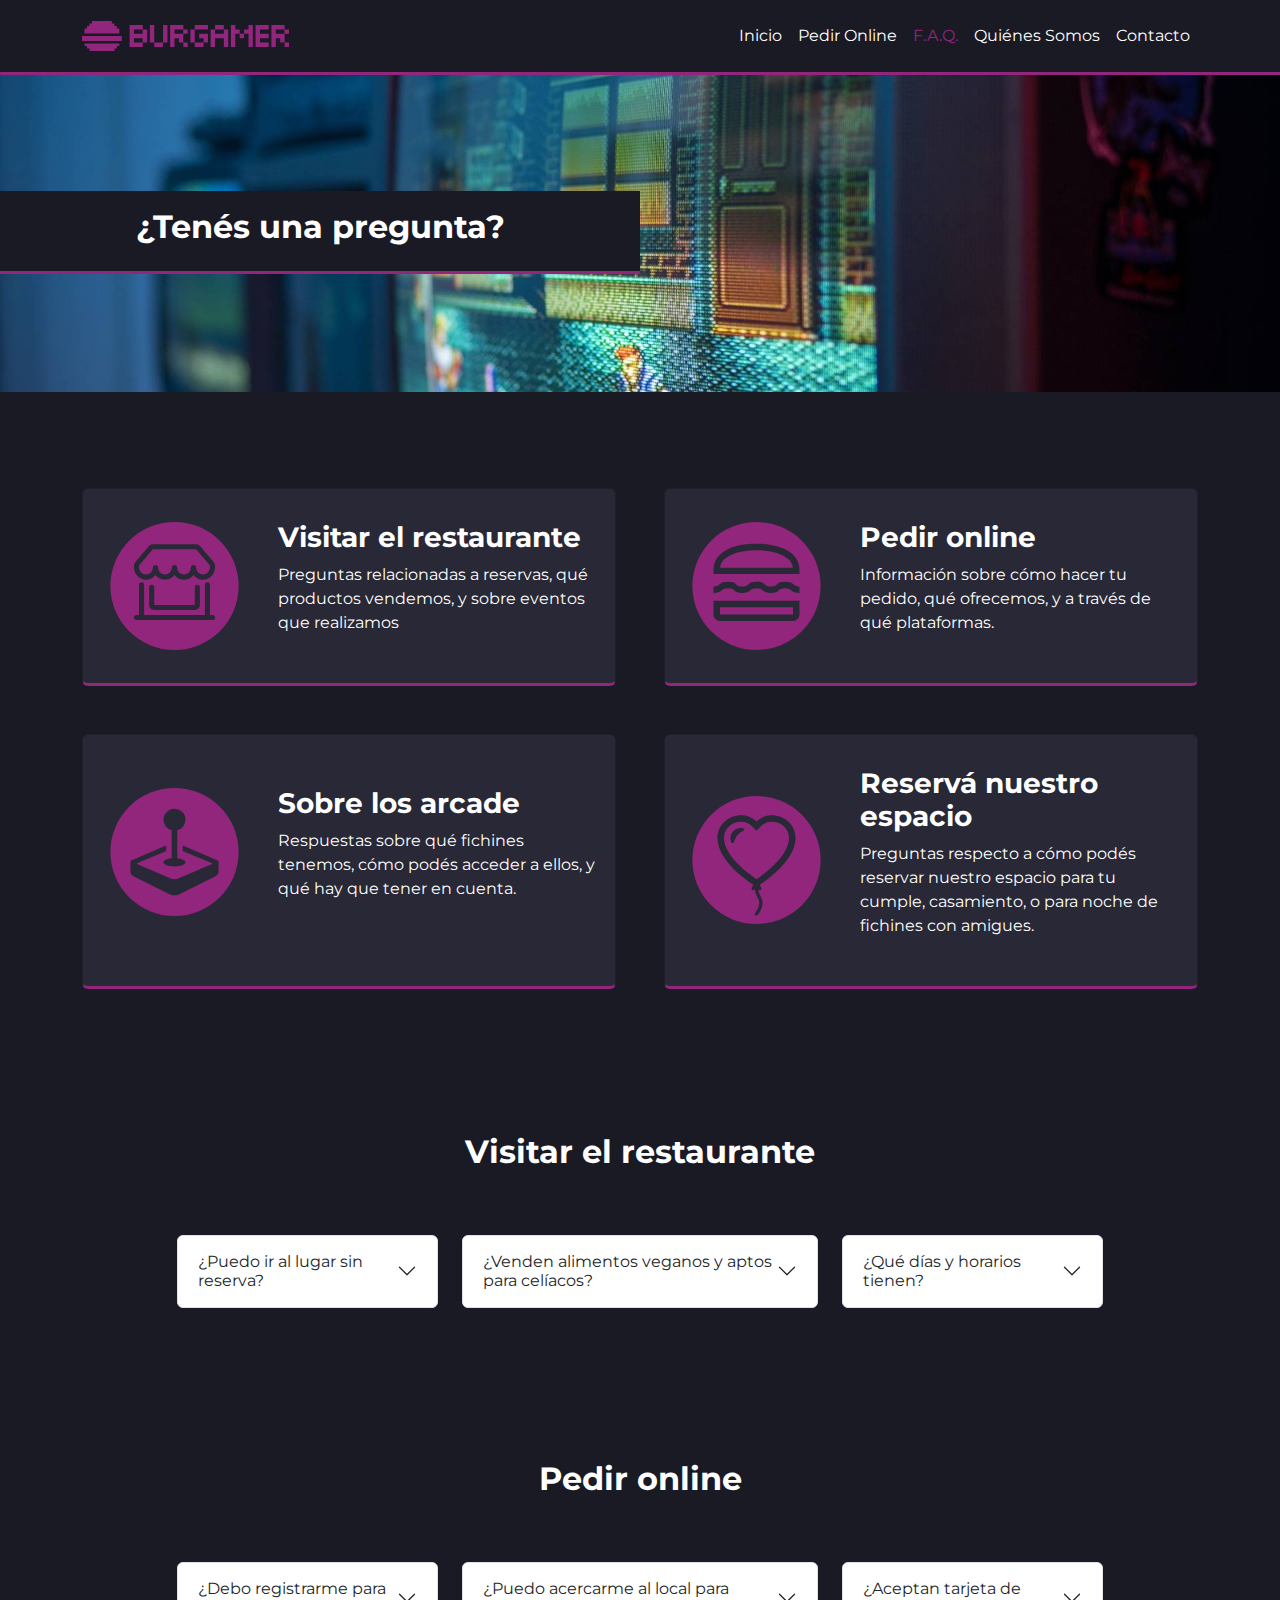
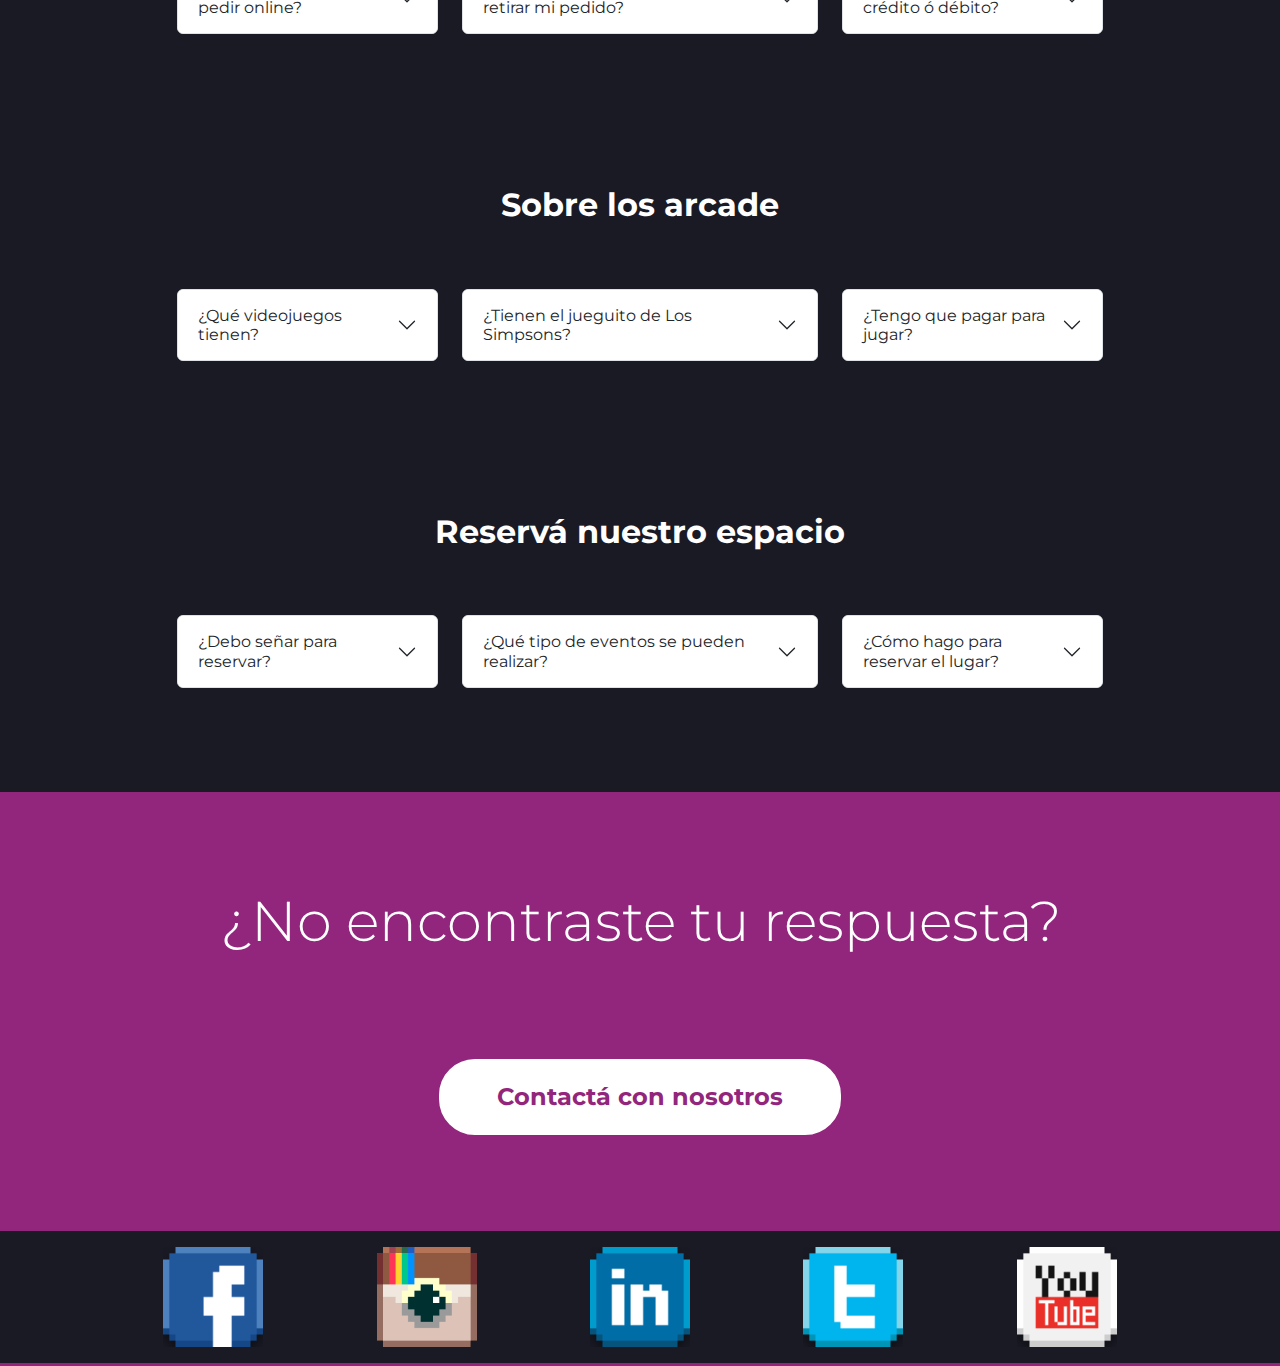
<file: faq.html>
<!DOCTYPE html>
<html lang="es">
<head>
    <meta charset="UTF-8">
    <meta http-equiv="X-UA-Compatible" content="IE=edge">
    <meta name="viewport" content="width=device-width, initial-scale=1.0">
    <title>Burgamer Bar & Arcade</title>
    <link rel="icon" type="image/x-icon" href="img/favicon.svg">

    <!-- Bootstrap y otras librerías -->
    <link rel="stylesheet" href="vendors/bootstrap/css/bootstrap.min.css">
    <link rel="stylesheet" href="vendors/jquery.smartcart/css/smart_cart.min.css">
    <link rel="stylesheet" href="vendors/jquery.owl-carousel/assets/owl.carousel.min.css">
    <link rel="stylesheet" href="vendors/jquery.owl-carousel/assets/owl.theme.default.min.css">
    <link rel="stylesheet" href="vendors/jquery.whatsapp/venom-button.min.css">

    <!-- Estilos  -->
    <link rel="stylesheet" href="css/estilos.css">
    <link rel="stylesheet" href="css/faq.css">

</head>
<body>

    <!-- Header, se agrega por jQuery -->
    <header id="header" class="container-fluid fixed-top py-2 fondo-gris borde-violeta overflow-hidden">
        <!-- El contenido de este div tiene que ser igual al id del link que queremos marcar como active -->
        <div id="seccion" class="d-none">faq</div>
    </header>

    <!-- Splash de bienvenida -->
    <section>
        <div class="container-fluid p-0">
            <div id="splash-bienvenida" class="imagen-texto">

                <div class="imagen-texto-encabezado-izquierda">
                    <h1>¿Tenés una pregunta?</h1>
                </div>

            </div>

        </div>
    </section>


    <!-- Inicio Pastillas -->
    <section id ="pastillas" class="container overflow-hidden pt-5">

            <div class="row row-cols-1 row-cols-sm-2 g-5 pt-5">
                
                <!-- Preguntas sobre visitar el restaurante -->
                <a href="#VR">
                    <div class ="col h-100">
                        <div class="card fondo-gris-claro borde-violeta h-100">
                            <div class="row align-items-center justify-content-around rounded h-100 gy-3 p-3">
                                    <div class="col-7 col-lg-4 ">
                                        <img src ="img/faq/visitar.svg" class="icono-categoria">
                                    </div>
                                    <div class="col-12 col-lg-8 card-body">
                                        <h3 class ="text-start">Visitar el restaurante</h3>
                                        <p>Preguntas relacionadas a reservas, qué productos vendemos, y sobre eventos que realizamos</p>
                                    </div>
                            </div>
                        </div>
                    </div>
                </a>

                <!-- Preguntas sobre Pedir Online -->
                <a href="#PO">
                    <div class ="col h-100">
                        <div class="card fondo-gris-claro borde-violeta h-100">
                            <div class="row align-items-center justify-content-around rounded h-100 gy-3 p-3">
                                    <div class="col-7 col-lg-4 ">
                                        <img src ="img/faq/pedir.svg" class="icono-categoria">
                                    </div>
                                    <div class="col-12 col-lg-8 card-body">
                                        <h3 class ="text-start">Pedir online</h3>
                                        <p>Información sobre cómo hacer tu pedido, qué ofrecemos, y a través de qué plataformas.</p>
                                    </div>
                            </div>
                        </div>
                    </div>
                </a>
                
            
            </div>
            
            <div class="row row-cols-1 row-cols-sm-2 g-5 py-5">
                
                <!-- Preguntas sobre arcades -->
                <a href="#SA">
                    <div class ="col h-100">
                        <div class="card fondo-gris-claro borde-violeta h-100">
                            <div class="row align-items-center justify-content-around rounded h-100 gy-3 p-3">
                                <div class="col-7 col-lg-4 ">
                                    <img src ="img/faq/arcades.svg" class="icono-categoria">
                                </div>
                                <div class="col-12 col-lg-8 card-body">
                                    <h3 class ="text-start">Sobre los arcade</h3>
                                    <p class = "testo">Respuestas sobre qué fichines tenemos, cómo podés acceder a ellos, y qué hay que tener en cuenta.</p>
                                </div>
                            </div>
                        </div>
                    </div>
                </a>
                

                <!-- Preguntas sobre reservas -->
                <a href="#RE">
                    <div class ="col h-100">
                        <div class="card fondo-gris-claro borde-violeta h-100">
                            <div class="row align-items-center justify-content-around rounded h-100 gy-3 p-3">
                                <div class="col-7 col-lg-4 ">
                                    <img src ="img/faq/reservar.svg" class="icono-categoria">
                                </div>
                                <div class="col-12 col-lg-8 card-body">
                                    <h3 class ="text-start">Reservá nuestro espacio</h3>
                                    <p>Preguntas respecto a cómo podés reservar nuestro espacio para tu cumple, casamiento, o para noche de fichines con amigues.</p>
                                </div>
                            </div>
                        </div>
                    </div>
                </a>
                

            </div>

    </section>


    <!-- Respuestas sobre el restaurante -->
    <section class="container py-5">
        <h2 id="VR" class ="py-5">Visitar el restaurante</h2>

        <div class = "row justify-content-center">
            
            <div class="col-10 col-md-3 py-2">
                <div class="accordion" id="accordionExample"> 
                    <div class="accordion-item">
                    <h2 class="accordion-header" id="headingOne">
                        <button class="accordion-button collapsed" type="button" data-bs-toggle="collapse" data-bs-target="#collapseOne" aria-expanded="true" aria-controls="collapseOne">
                        ¿Puedo ir al lugar sin reserva?
                        </button>
                    </h2>
                    <div id="collapseOne" class="accordion-collapse collapse" aria-labelledby="headingOne" data-bs-parent="#accordionExample">
                        <div class="accordion-body">
                            ¡Sí!, para entrar a Burgamer no es necesario hacer una reserva, aunque sí recomendamos
                            realizar una si se tiene pensado ir con un grupo muy numeroso en un día donde suele estar muy
                            concurrido, como viernes o sábados por la noche.
                        </div>
                    </div>
                    </div>
                </div>
            </div>

            <div class="col-10 col-md-4 py-2 align-center">
                <div class="accordion" id="accordionExample">
                    <div class="accordion-item">
                    <h2 class="accordion-header" id="headingTwo">
                        <button class="accordion-button collapsed" type="button" data-bs-toggle="collapse" data-bs-target="#collapseTwo" aria-expanded="false" aria-controls="collapseTwo">
                            ¿Venden alimentos veganos y aptos para celíacos?
                        </button>
                    </h2>
                    <div id="collapseTwo" class="accordion-collapse collapse" aria-labelledby="headingTwo" data-bs-parent="#accordionExample">
                        <div class="accordion-body">
                            ¡Sí!, en Burgamer sabemos lo que querés, por eso ofrecemos nuestras hamburguesas Not Meat y platos que 
                            en su mayoría tienen versión apta para celíacos.
                        </div>
                    </div>
                    </div>
                </div>
            </div>


            <div class="col-10 col-md-3 py-2 align-center">
                <div class="accordion" id="accordionExample">
                    <div class="accordion-item">
                    <h2 class="accordion-header" id="headingThree">
                        <button class="accordion-button collapsed" type="button" data-bs-toggle="collapse" data-bs-target="#collapseThree" aria-expanded="false" aria-controls="collapseThree">
                            ¿Qué días y horarios tienen?
                        </button>
                    </h2>
                    <div id="collapseThree" class="accordion-collapse collapse" aria-labelledby="headingThree" data-bs-parent="#accordionExample">
                        <div class="accordion-body">
                            Estamos abiertos de martes a domingos de 19:00hs a 4:00hs
                        </div>
                    </div>
                    </div>
                </div>
                </div>
             </div>

        </div>

    </section>

    <!-- Respuestas sobre pedir online -->
    <section class="container py-5">
        <h2 class ="py-5"><a id="PO">Pedir online</a></h2>

        <div class = "row d-flex justify-content-center">
            
            <div class="col-10 col-md-3 py-2 align-center">
                <div class="accordion" id="accordionExample"> 
                    <div class="accordion-item">
                    <h2 class="accordion-header" id="heading4">
                        <button class="accordion-button collapsed" type="button" data-bs-toggle="collapse" data-bs-target="#collapse4" aria-expanded="true" aria-controls="collapseOne">
                        ¿Debo registrarme para pedir online?
                        </button>
                    </h2>
                    <div id="collapse4" class="accordion-collapse collapse" aria-labelledby="heading4" data-bs-parent="#accordionExample">
                        <div class="accordion-body">
                            ¡No!, los pedidos online se pueden realizar sin registro previo. Solo necesitás escribir 
                            tu dirección para que te podamos identificar.
                        </div>
                    </div>
                    </div>
                </div>
            </div>

            <div class="col-10 col-md-4 py-2 align-center">
                <div class="accordion" id="accordionExample">
                    <div class="accordion-item">
                    <h2 class="accordion-header" id="heading5">
                        <button class="accordion-button collapsed" type="button" data-bs-toggle="collapse" data-bs-target="#collapse5" aria-expanded="false" aria-controls="collapseTwo">
                            ¿Puedo acercarme al local para retirar mi pedido?
                        </button>
                    </h2>
                    <div id="collapse5" class="accordion-collapse collapse" aria-labelledby="heading5" data-bs-parent="#accordionExample">
                        <div class="accordion-body">
                            Sí, los pedidos online aceptan tanto envío a domicilio como retiro en local.
                        </div>
                    </div>
                    </div>
                </div>
            </div>

            <div class="col-10 col-md-3 py-2 align-center">
                <div class="accordion" id="accordionExample">
                    <div class="accordion-item">
                    <h2 class="accordion-header" id="heading6">
                        <button class="accordion-button collapsed" type="button" data-bs-toggle="collapse" data-bs-target="#collapse6" aria-expanded="false" aria-controls="collapseThree">
                            ¿Aceptan tarjeta de crédito ó débito?
                        </button>
                    </h2>
                    <div id="collapse6" class="accordion-collapse collapse" aria-labelledby="heading6" data-bs-parent="#accordionExample">
                        <div class="accordion-body">
                            Sí, actualmente aceptamos tarjetas Visa, MasterCard, Cabal y American Express.
                        </div>
                    </div>
                    </div>
                </div>
                </div>
             </div>

        </div>

    </section>

    <!-- Respuestas sobre los arcade -->
    <section class="container py-5">
        <h2 class ="py-5"><a id="SA">Sobre los arcade</a></h2>

        <div class = "row d-flex justify-content-center">
            
            <div class="col-10 col-md-3 py-2 align-center">
                <div class="accordion" id="accordionExample"> 
                    <div class="accordion-item">
                    <h2 class="accordion-header" id="heading7">
                        <button class="accordion-button collapsed" type="button" data-bs-toggle="collapse" data-bs-target="#collapse7" aria-expanded="true" aria-controls="collapseOne">
                        ¿Qué videojuegos tienen?
                        </button>
                    </h2>
                    <div id="collapse7" class="accordion-collapse collapse" aria-labelledby="heading7" data-bs-parent="#accordionExample">
                        <div class="accordion-body">
                            Ofrecemos en total más de 25 juegos distintos, entre ellos el Mortal Kombat 1 y 2, el Street Fighter II,
                            Sunset Riders, Wonder Boy y Cadillacs and Dinosaurs.
                        </div>
                    </div>
                    </div>
                </div>
            </div>

            <div class="col-10 col-md-4 py-2 align-center">
                <div class="accordion" id="accordionExample">
                    <div class="accordion-item">
                    <h2 class="accordion-header" id="heading8">
                        <button class="accordion-button collapsed" type="button" data-bs-toggle="collapse" data-bs-target="#collapse8" aria-expanded="false" aria-controls="collapseTwo">
                            ¿Tienen el jueguito de Los Simpsons?
                        </button>
                    </h2>
                    <div id="collapse8" class="accordion-collapse collapse" aria-labelledby="heading8" data-bs-parent="#accordionExample">
                        <div class="accordion-body">
                            ¡Sí, lo tenemos! Y la versión de 4 jugadores.
                        </div>
                    </div>
                    </div>
                </div>
            </div>


            <div class="col-10 col-md-3 py-2 align-center">
                <div class="accordion" id="accordionExample">
                    <div class="accordion-item">
                    <h2 class="accordion-header" id="heading9">
                        <button class="accordion-button collapsed" type="button" data-bs-toggle="collapse" data-bs-target="#collapse9" aria-expanded="false" aria-controls="collapseThree">
                            ¿Tengo que pagar para jugar?
                        </button>
                    </h2>
                    <div id="collapse9" class="accordion-collapse collapse" aria-labelledby="heading9" data-bs-parent="#accordionExample">
                        <div class="accordion-body">
                            ¡No!, el único requisito para jugar a los juegos es haber tenido una consumisión en el local.
                        </div>
                    </div>
                    </div>
                </div>
                </div>
             </div>

        </div>

    </section>
    
    <!-- Respuestas sobre reservas -->
    <section class="container py-5">
        <h2 class ="py-5"><a id="RE">Reservá nuestro espacio</a></h2>

        <div class = "row justify-content-center">
            
            <div class="col-10 col-md-3 py-2 align-center">
                <div class="accordion"> 
                    <div class="accordion-item">
                    <h3 class="accordion-header" id="heading10">
                        <button class="accordion-button collapsed" type="button" data-bs-toggle="collapse" data-bs-target="#collapse10" aria-expanded="true" aria-controls="collapseOne">
                        ¿Debo señar para reservar?
                        </button>
                    </h3>
                    <div id="collapse10" class="accordion-collapse collapse" aria-labelledby="heading10">
                        <div class="accordion-body">
                            Sí, para poder realizar una reserva es necesario abonar una seña del 20% del valor total.
                        </div>
                    </div>
                    </div>
                </div>
            </div>

            <div class="col-10 col-md-4 py-2 align-center">
                <div class="accordion" id="accordionExample">
                    <div class="accordion-item">
                    <h2 class="accordion-header" id="heading11">
                        <button class="accordion-button collapsed" type="button" data-bs-toggle="collapse" data-bs-target="#collapse11" aria-expanded="false" aria-controls="collapseTwo">
                            ¿Qué tipo de eventos se pueden realizar?
                        </button>
                    </h2>
                    <div id="collapse11" class="accordion-collapse collapse" aria-labelledby="heading11" data-bs-parent="#accordionExample">
                        <div class="accordion-body">
                            Los eventos pueden ser cumpleaños, tanto para chicos como para adultos, una despedida de soltero,
                            o incluso un casamiento, ¿por qué no?
                        </div>
                    </div>
                    </div>
                </div>
            </div>


            <div class="col-10 col-md-3 py-2 align-center">
                <div class="accordion" id="accordionExample">
                    <div class="accordion-item">
                    <h2 class="accordion-header" id="heading12">
                        <button class="accordion-button collapsed" type="button" data-bs-toggle="collapse" data-bs-target="#collapse12" aria-expanded="false" aria-controls="collapseThree">
                            ¿Cómo hago para reservar el lugar?
                        </button>
                    </h2>
                    <div id="collapse12" class="accordion-collapse collapse" aria-labelledby="heading12" data-bs-parent="#accordionExample">
                        <div class="accordion-body">
                            Las reservas se hacen a través de la página de contacto, o llamando a nuestro número de teléfono 4246-2324.
                        </div>
                    </div>
                    </div>
                </div>
                </div>
             </div>

        </div>

    </section>

    
    <!-- Call to action final -->
    <section class="container-fluid fondo-violeta py-5 mt-5">
            <div class="row py-5 justify-content-center">
                <div class="col-8 col-lg-10">
                    <h2 class="display-4">
                        ¿No encontraste tu respuesta?
                    </h2>
                </div>
            </div>
            <div class="row py-5 justify-content-center">
                <div class="col-6 col-sm-4">
                    <a href="contacto.html" class="boton-grande boton-blanco">Contactá con nosotros</a>
                </div>
            </div>
    </section>

    <!-- El footer se completa con jQuery -->
    <footer id="footer"></footer>

    <!-- JavaScript, Bootstrap, jQuery -->
    <script src="vendors/jquery/jquery-3.6.1.min.js"></script>
    <script src="vendors/bootstrap/js/bootstrap.bundle.min.js"></script>
    <script src="vendors/jquery.smartcart/js/jquery.smartCart.js"></script>
    <script src="vendors/jquery.owl-carousel/owl.carousel.min.js"></script>
    <script src="vendors/jquery.whatsapp/venom-button.min.js"></script>

    <!-- Scripts -->
    <script src="js/productos.js"></script>
    <script src="js/scripts.js"></script>
</body>

</html>
</file>
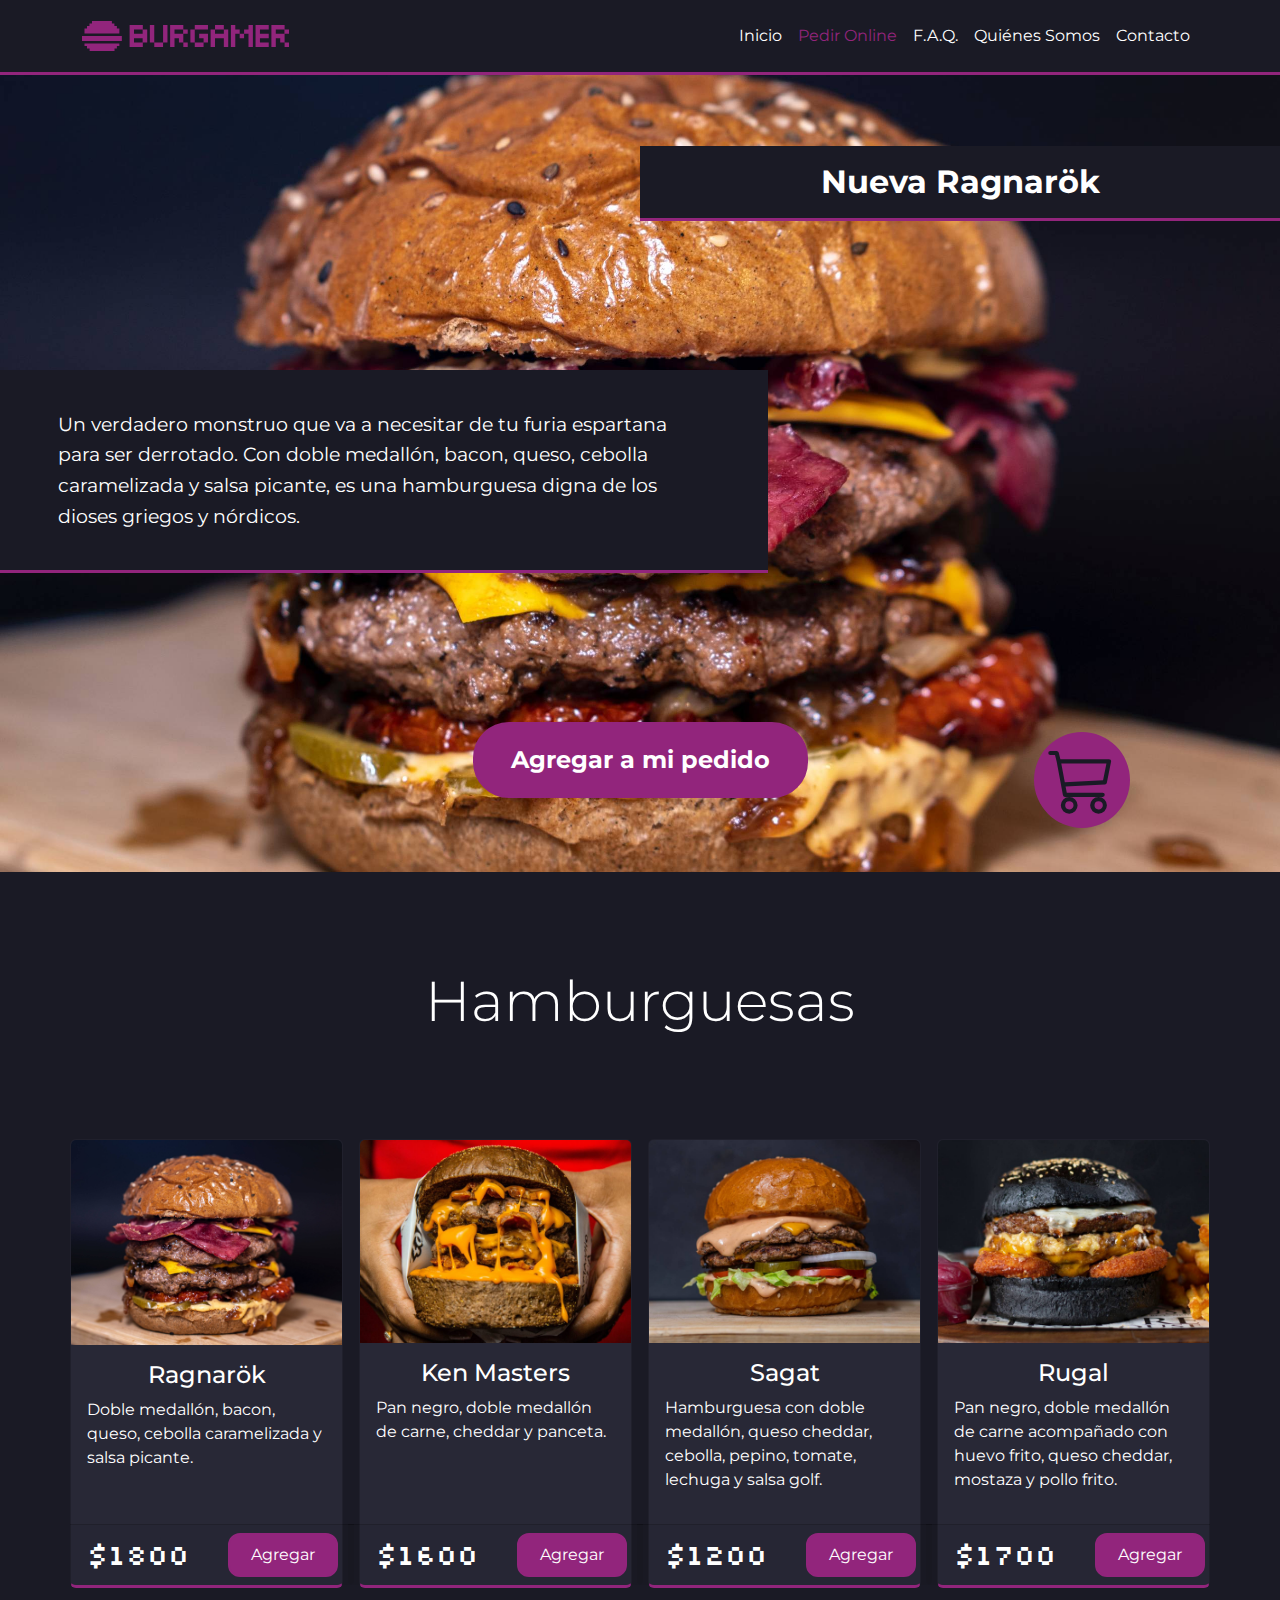
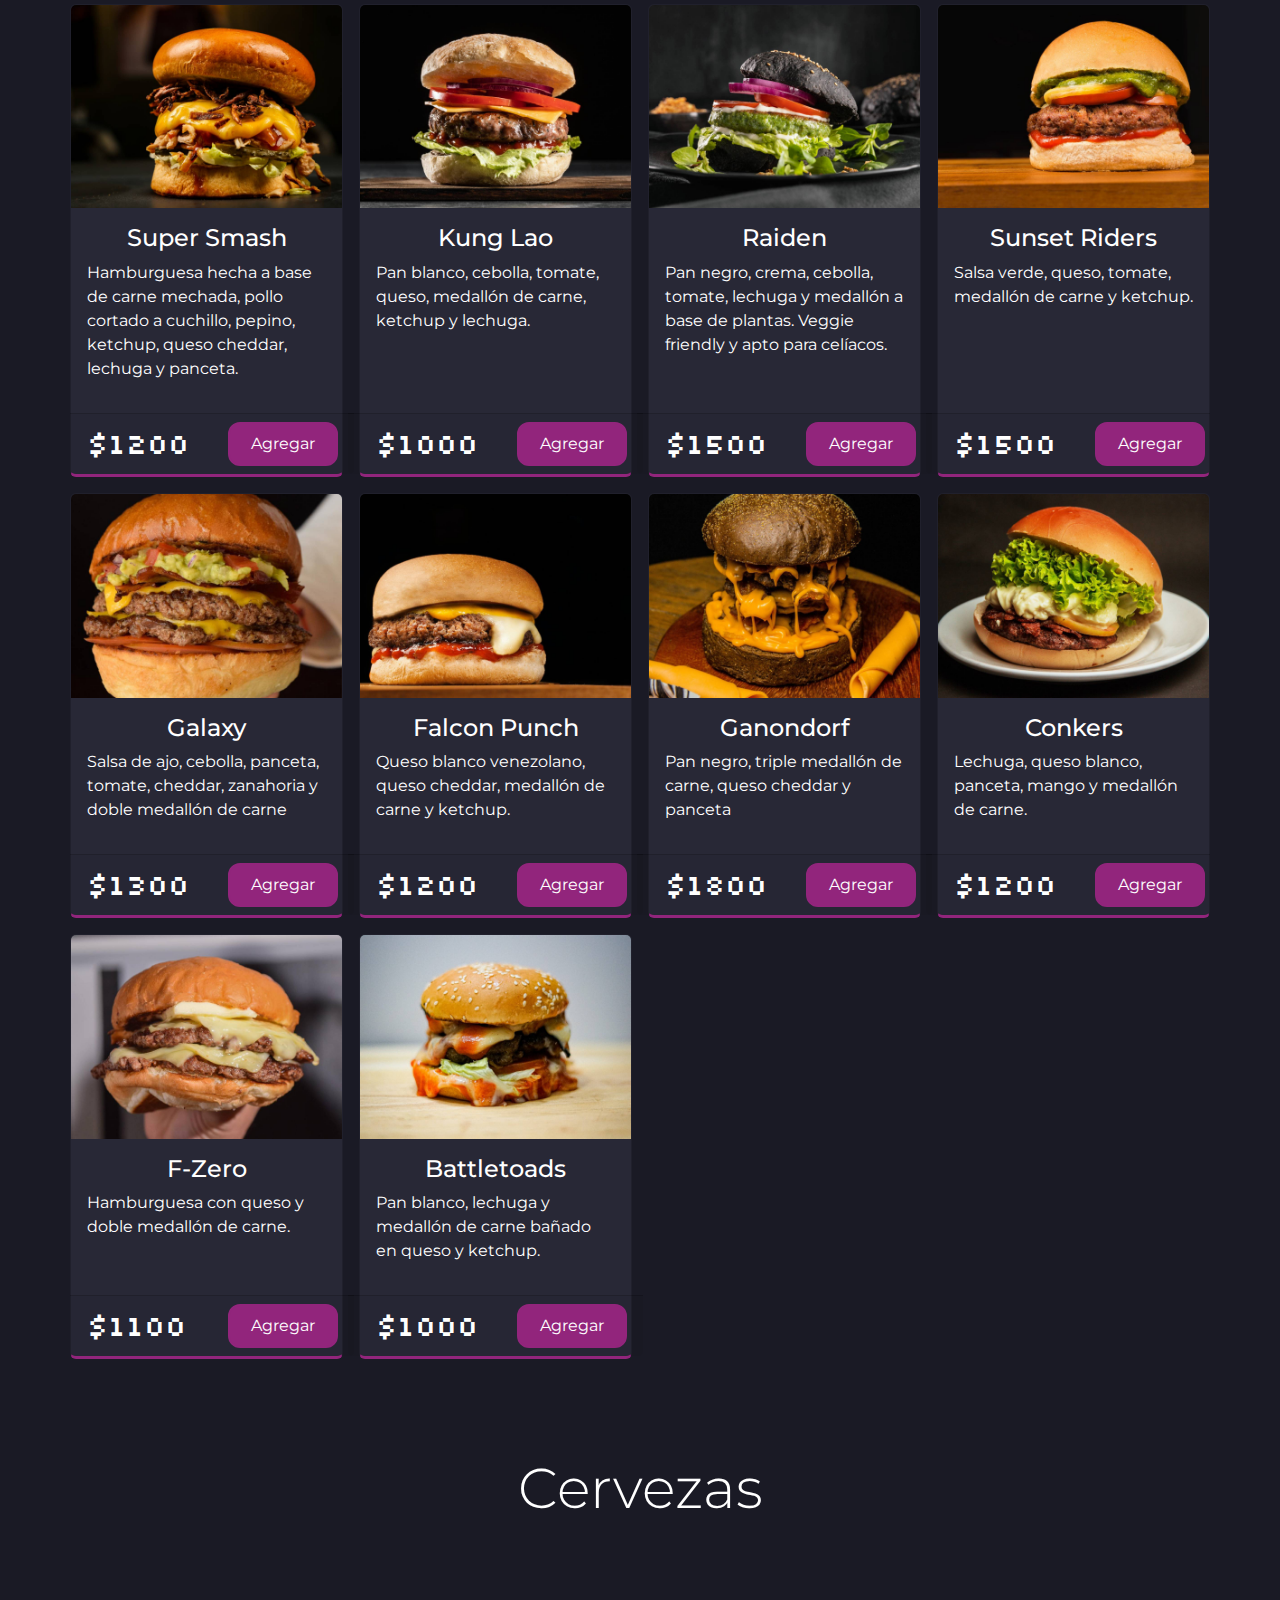
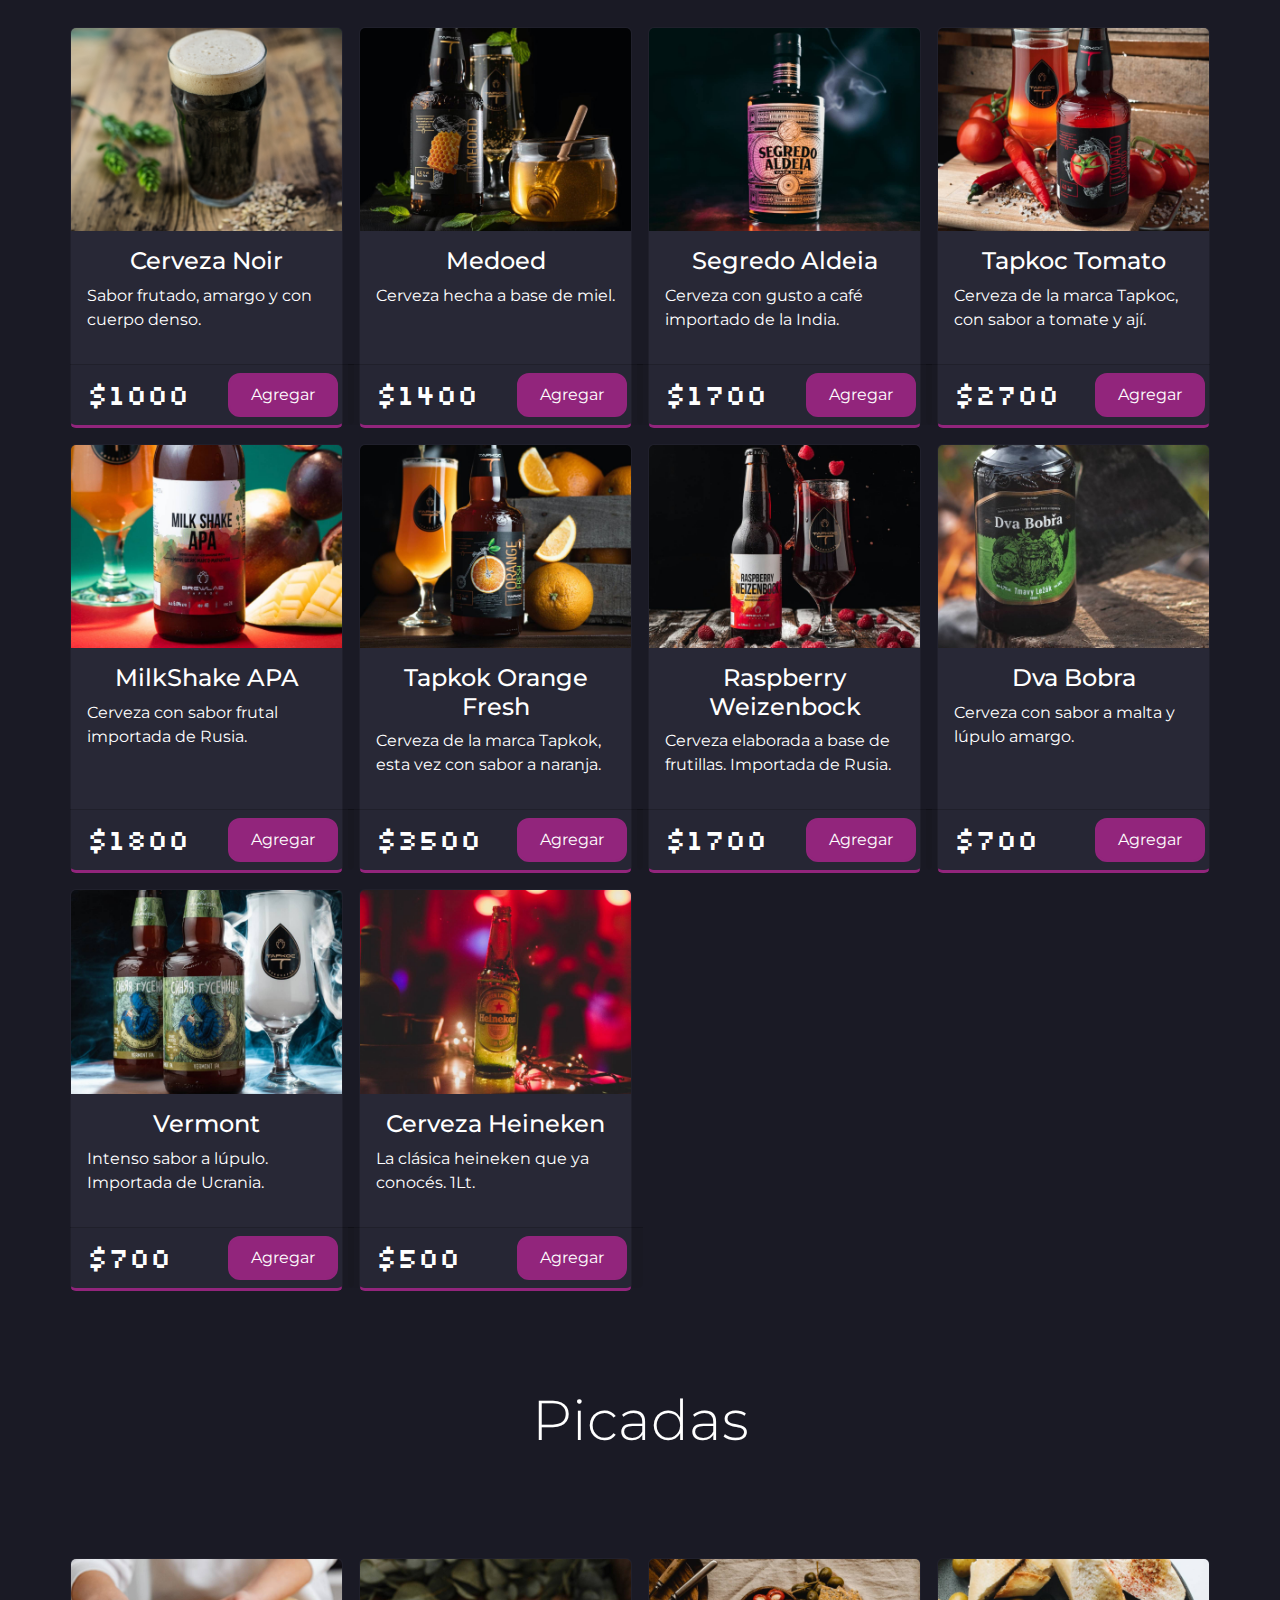
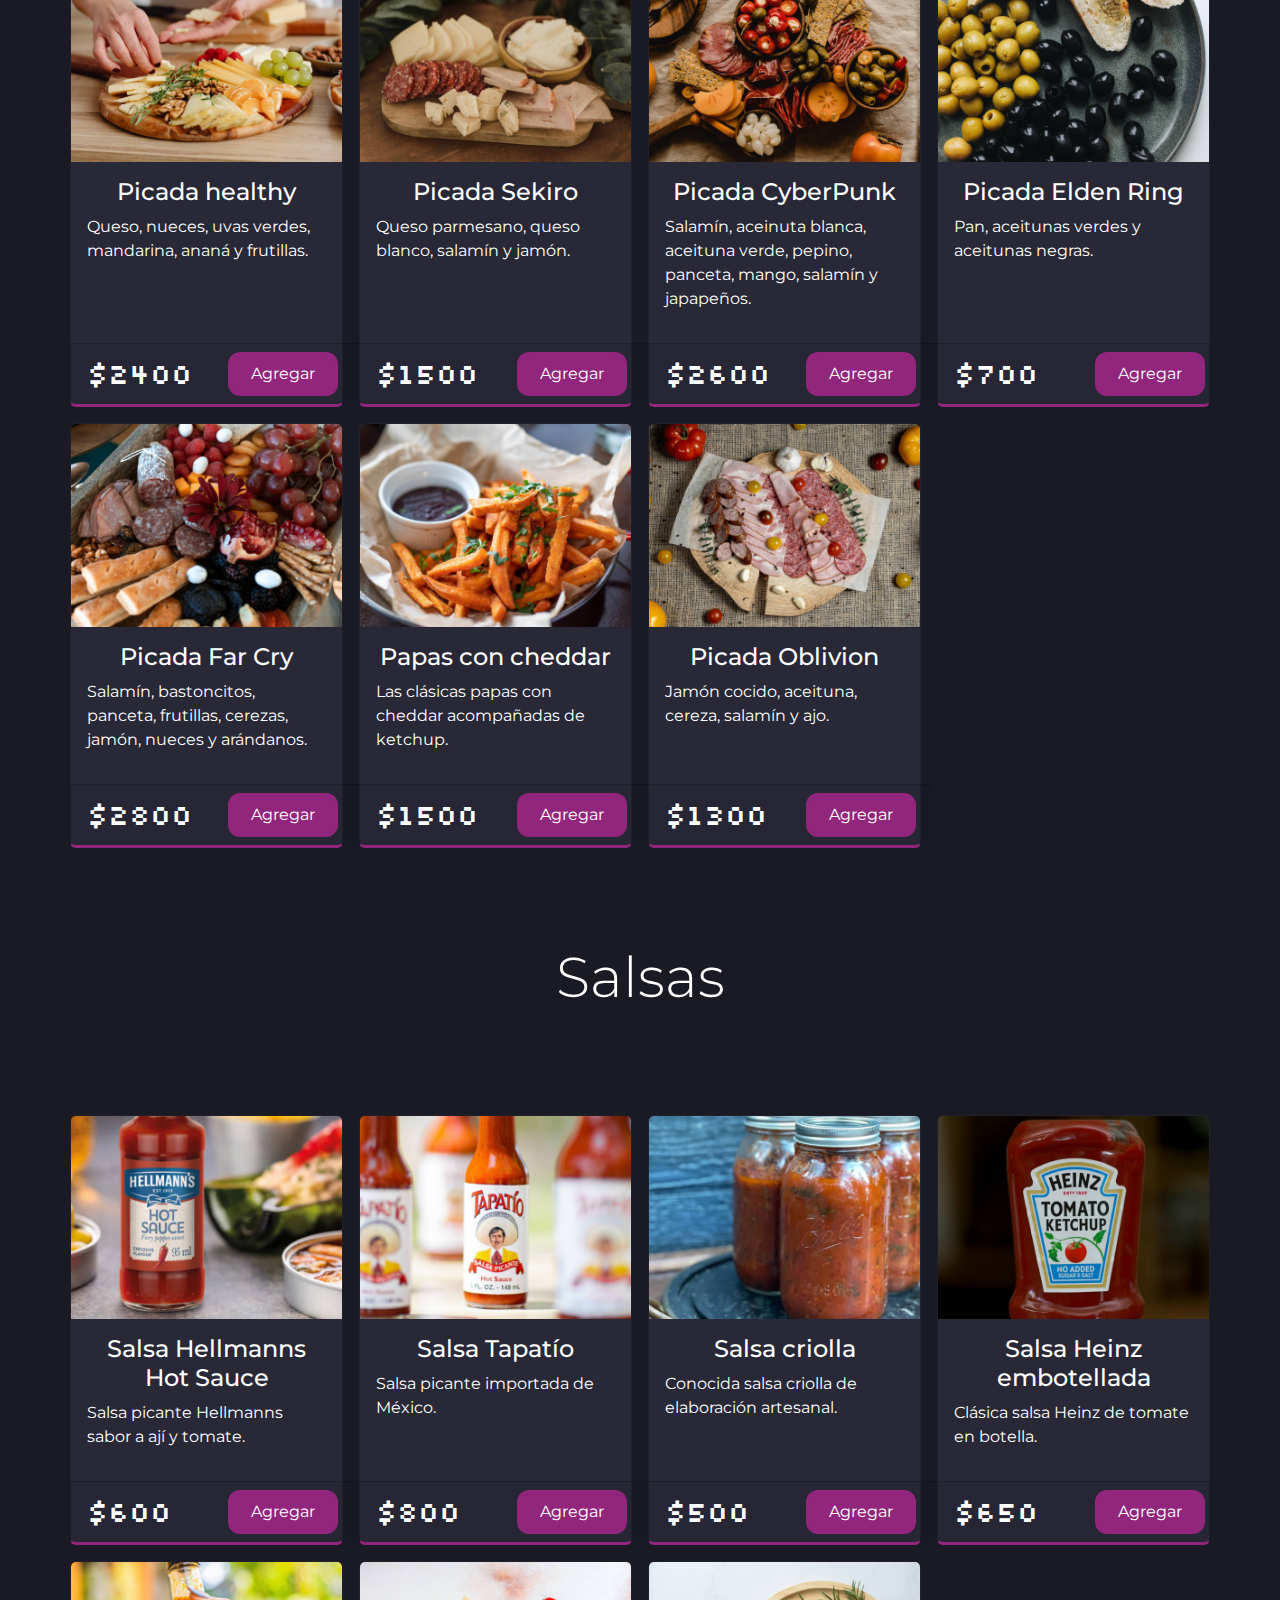
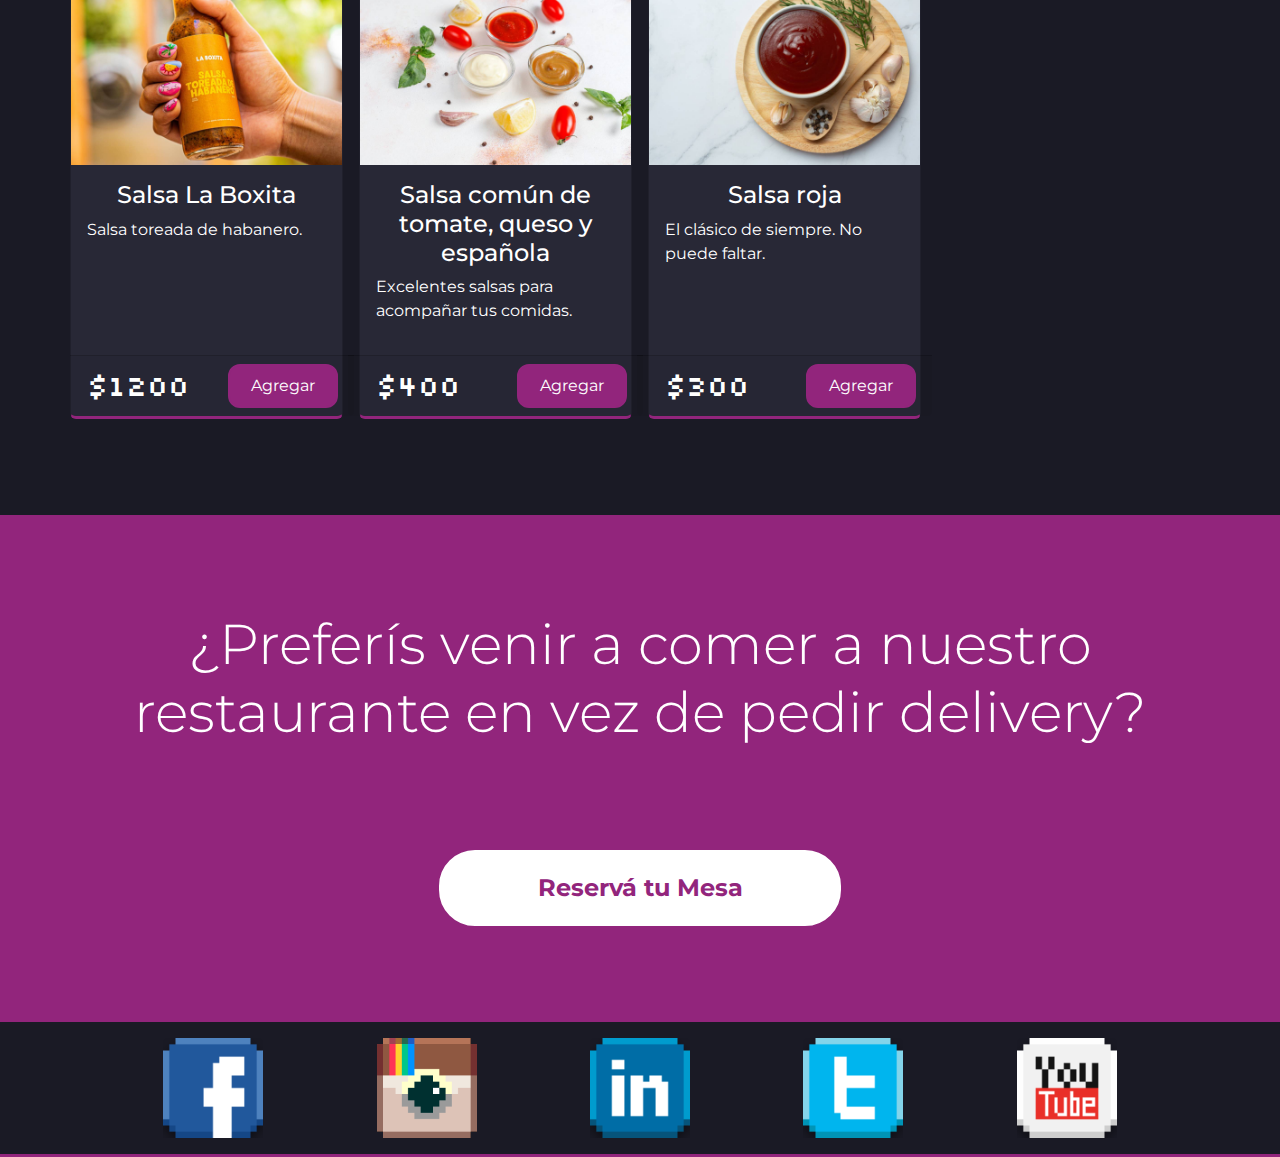
<file: pedir-online.html>
<!DOCTYPE html>
<html lang="es">

<head>
    <meta charset="UTF-8">
    <meta http-equiv="X-UA-Compatible" content="IE=edge">
    <meta name="viewport" content="width=device-width, initial-scale=1.0">
    <title>Burgamer Bar & Arcade</title>
    <link rel="icon" type="image/x-icon" href="img/favicon.svg">

    <!-- Bootstrap y otras librerías -->
    <link rel="stylesheet" href="vendors/bootstrap/css/bootstrap.min.css">
    <link rel="stylesheet" href="vendors/jquery.smartcart/css/smart_cart.min.css">
    <link rel="stylesheet" href="vendors/jquery.owl-carousel/assets/owl.carousel.min.css">
    <link rel="stylesheet" href="vendors/jquery.owl-carousel/assets/owl.theme.default.min.css">
    <link rel="stylesheet" href="vendors/jquery.whatsapp/venom-button.min.css">

    <!-- Estilos  -->
    <link rel="stylesheet" href="css/estilos.css">
    <link rel="stylesheet" href="css/pedir-online.css">

</head>

<body>

    <!-- Header, se agrega por jQuery -->
    <header id="header" class="container-fluid fixed-top py-2 fondo-gris borde-violeta overflow-hidden">
        <!-- El contenido de este div tiene que ser igual al id del link que queremos marcar como active -->
        <div id="seccion" class="d-none">pedir-online</div>
    </header>

    <!-- Producto destacado -->
    <section>
        <div class="container-fluid px-0">
            <div id="splash-producto-destacado" class="imagen-texto">

                <div class="imagen-texto-encabezado-derecha">
                    <h1 class="m-0">Nueva Ragnarök</h1>
                </div>

                <div class="imagen-texto-cuerpo-izquierda">
                    <p class="m-0">
                        Un verdadero monstruo que va a necesitar de tu furia espartana para ser derrotado. Con doble medallón, 
                        bacon, queso, cebolla caramelizada y salsa picante, es una hamburguesa digna de los dioses griegos 
                        y nórdicos.
                    </p>
                </div>

                <a id="agregar-producto-destacado" class="boton-grande boton-violeta" href="#producto-destacado">
                    Agregar a mi pedido
                </a>

            </div>

        </div>

    </section>

    <section class="container py-5 px-0 overflow-hidden">

        <div class="row my-5">
            <h2 class="display-4 pb-5">Hamburguesas</h2>
        </div>

        <!-- Hamburguesas -->
        <div id="hamburguesas" class="row row-cols-1 row-cols-sm-2 row-cols-lg-3 row-cols-xl-4 gy-3 gx-3">

            <!-- Producto destacado -->
            <div id="producto-destacado" class="col">
                <div class="sc-product-item card fondo-gris-claro borde-violeta h-100">
                    <img class="card-img-top" data-name="product_image" src="img/pedir-online/producto-destacado.jpg" 
                    alt="Ragnarök">
                    <div class="card-body">
                        <h4 class="card-title" data-name="product_name">Ragnarök</h4>
                        <p class="card-text" data-name="product_desc">
                            Doble medallón, bacon, queso, cebolla caramelizada y salsa picante.
                        </p>
                        <input name="product_price" value="1800" type="hidden" >
                        <input name="product_id" value="999" type="hidden" >
                    </div>
                    <div class="card-footer row">
                        <p class="col-7 fs-3 tipografia-pixelada m-0">$1800</p>
                        <a id="boton-compra-producto-destacado" href="#" class="sc-add-to-cart col-5 boton-chico 
                        boton-violeta">Agregar</a>
                    </div>
                </div>
            </div>

            <!-- Acá vienen las hamburguesas -->

        </div>

        <div class="row my-5">
            <h2 class="display-4 py-5">Cervezas</h2>
        </div>

        <!-- Cervezas -->

        <div id="cervezas" class="row row-cols-1 row-cols-sm-2 row-cols-lg-3 row-cols-xl-4 gy-3 gx-3">
            <!-- Acá vienen las cervezas -->
        </div>

        <div class="row my-5">
            <h2 class="display-4 py-5">Picadas</h2>
        </div>

        <!-- Picadas -->
        <div id="picadas" class="row row-cols-1 row-cols-sm-2 row-cols-lg-3 row-cols-xl-4 gy-3 gx-3">
            <!-- Acá vienen las picadas -->
        </div>

        <!-- Salsas -->
        <div class="row my-5">
            <h2 class="display-4 py-5">Salsas</h2>
        </div>

        <div id="salsas" class="row row-cols-1 row-cols-sm-2 row-cols-lg-3 row-cols-xl-4 gy-3 gx-3">
            <!-- Acá vienen las salsas -->
        </div>

    </section>

    <!-- Call to action final -->
    <section class="mt-5">
        <div class="container-fluid fondo-violeta py-5">
            <div class="row py-5 justify-content-center">
                <div class="col-8 col-lg-10">
                    <h2 class="display-4">
                        ¿Preferís venir a comer a nuestro restaurante en vez de pedir delivery?
                    </h2>
                </div>
            </div>
            <div class="row py-5 justify-content-center">
                <div class="col-6 col-sm-4">
                    <a href="contacto.html" class="boton-grande boton-blanco">Reservá tu Mesa</a>
                </div>
            </div>
        </div>
    </section>

    <!-- Botón de carrito -->
        <a id="icono-carrito" data-bs-toggle="offcanvas" href="#carrito" role="button" aria-controls="carrito">
            <img class="img-fluid" src="img/pedir-online/carrito.svg" alt="Icono de un carrito de compras">
        </a>
    <!-- Carrito -->
    <div class="offcanvas offcanvas-end fondo-gris" tabindex="-1" id="carrito" aria-labelledby="carritoLabel">

        <div class="offcanvas-header">
        <h5 class="offcanvas-title col-11" id="carritoLabel">Mi pedido</h5>
        <button type="button" class="btn-close btn-close-white" data-bs-dismiss="offcanvas" aria-label="Close"></button>
        </div>

        <div class="offcanvas-body">
            <div id="smartcart"></div>
        </div>
    </div>

    <!-- El footer se completa con jQuery -->
    <footer id="footer"></footer>

    <!-- JavaScript, Bootstrap, jQuery -->
    <script src="vendors/jquery/jquery-3.6.1.min.js"></script>
    <script src="vendors/bootstrap/js/bootstrap.bundle.min.js"></script>
    <script src="vendors/jquery.smartcart/js/jquery.smartCart.js"></script>
    <script src="vendors/jquery.owl-carousel/owl.carousel.min.js"></script>
    <script src="vendors/jquery.whatsapp/venom-button.min.js"></script>

    <!-- Scripts -->
    <script src="js/productos.js"></script>
    <script src="js/scripts.js"></script>
</body>

</html>
</file>
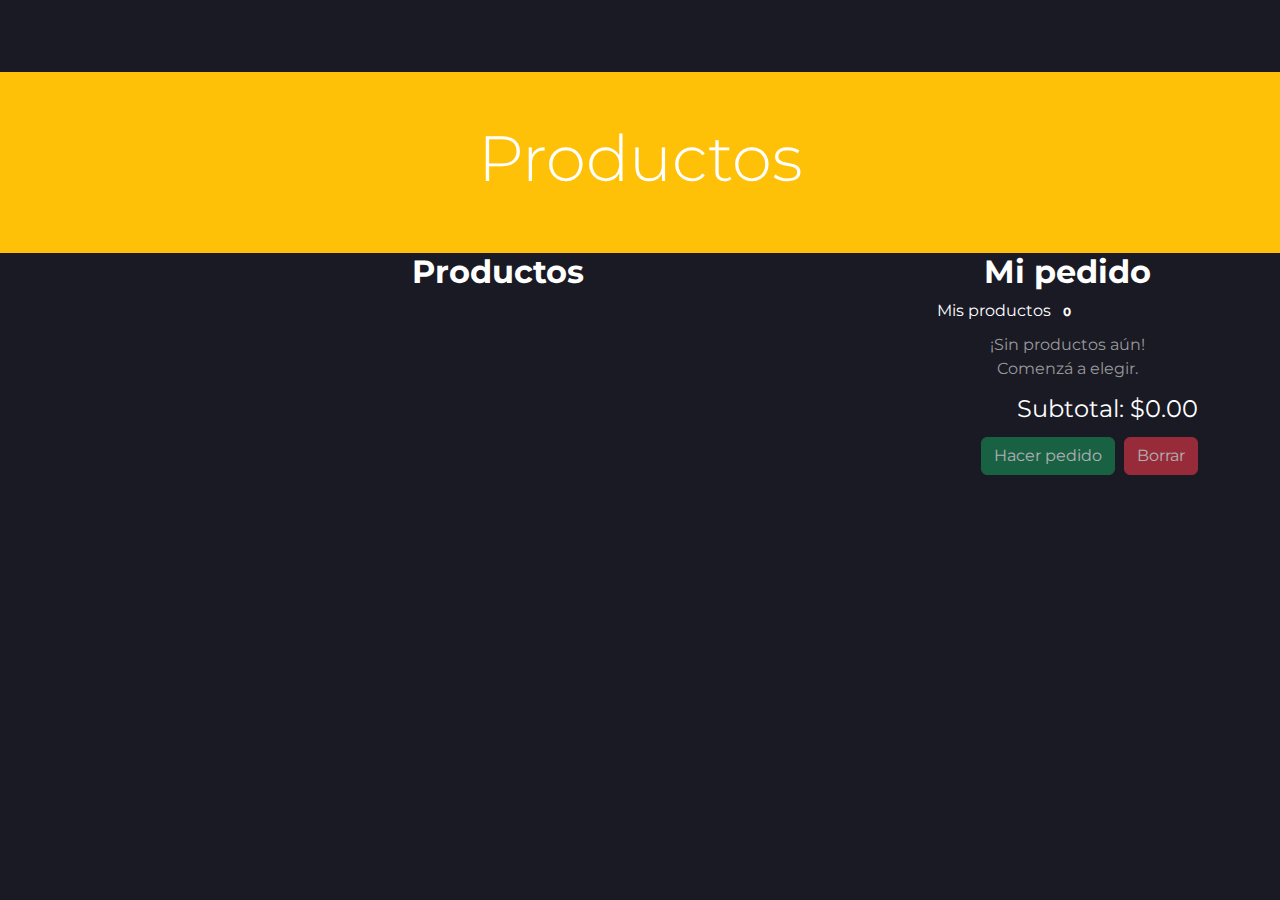
<file: productos.html>
<!DOCTYPE html>
<html lang="es">

<head>
    <meta charset="UTF-8">
    <meta http-equiv="X-UA-Compatible" content="IE=edge">
    <meta name="viewport" content="width=device-width, initial-scale=1.0">
    <title>Productos - Mi proyecto</title>
    <link rel="icon" type="image/x-icon" href="img/favicon.svg">

    <!-- Bootstrap y otras librerías -->
    <link rel="stylesheet" href="vendors/bootstrap/css/bootstrap.min.css">
    <link rel="stylesheet" href="vendors/jquery.smartcart/css/smart_cart.min.css">
    <link rel="stylesheet" href="vendors/jquery.owl-carousel/assets/owl.carousel.min.css">
    <link rel="stylesheet" href="vendors/jquery.owl-carousel/assets/owl.theme.default.min.css">
    <link rel="stylesheet" href="vendors/jquery.whatsapp/venom-button.min.css">

    <!-- Estilos  -->
    <link rel="stylesheet" href="css/estilos.css">

</head>

<body>


    <div class="bg-warning py-5">
        <header class="container text-center">
            <h1 class="display-3">Productos</h1>
        </header>
    </div>

    <section class="container">
        <div class="row">
            <div class="col-md-9">
                <h2>Productos</h2>

                <div id="productos" class="row">
                    <!-- Acá vienen los productos -->
                </div>

            </div>
            <div class="col-md-3">
                <h2>Mi pedido</h2>

                <div id="smartcart"></div>
            </div>
        </div>
    </section>


    <!-- JavaScript, Bootstrap, jQuery -->
    <script src="vendors/jquery/jquery-3.6.1.min.js"></script>
    <script src="vendors/bootstrap/js/bootstrap.bundle.min.js"></script>
    <script src="vendors/jquery.smartcart/js/jquery.smartCart.js"></script>
    <script src="vendors/jquery.owl-carousel/owl.carousel.min.js"></script>
    <script src="vendors/jquery.whatsapp/venom-button.min.js"></script>

    <!-- Scripts -->
    <script src="js/productos.js"></script>
    <script src="js/scripts.js"></script>
</body>

</html>
</file>
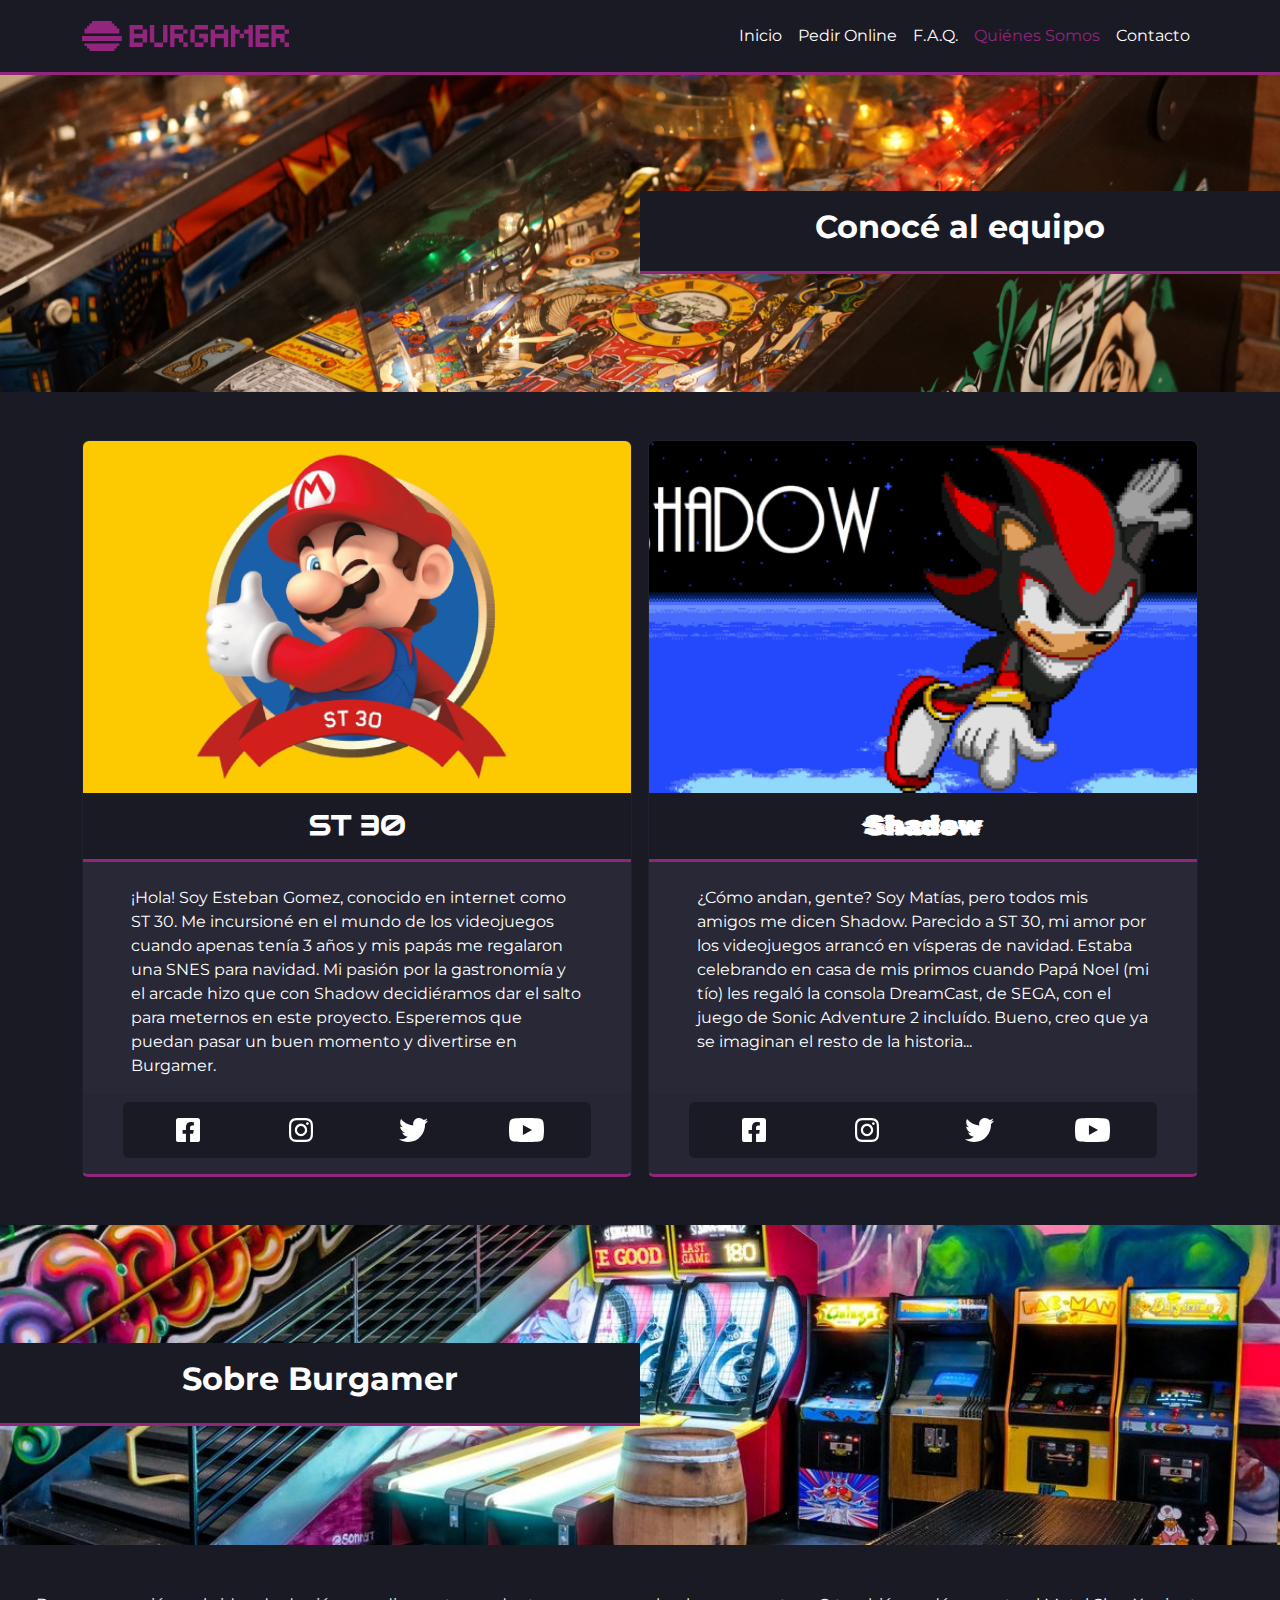
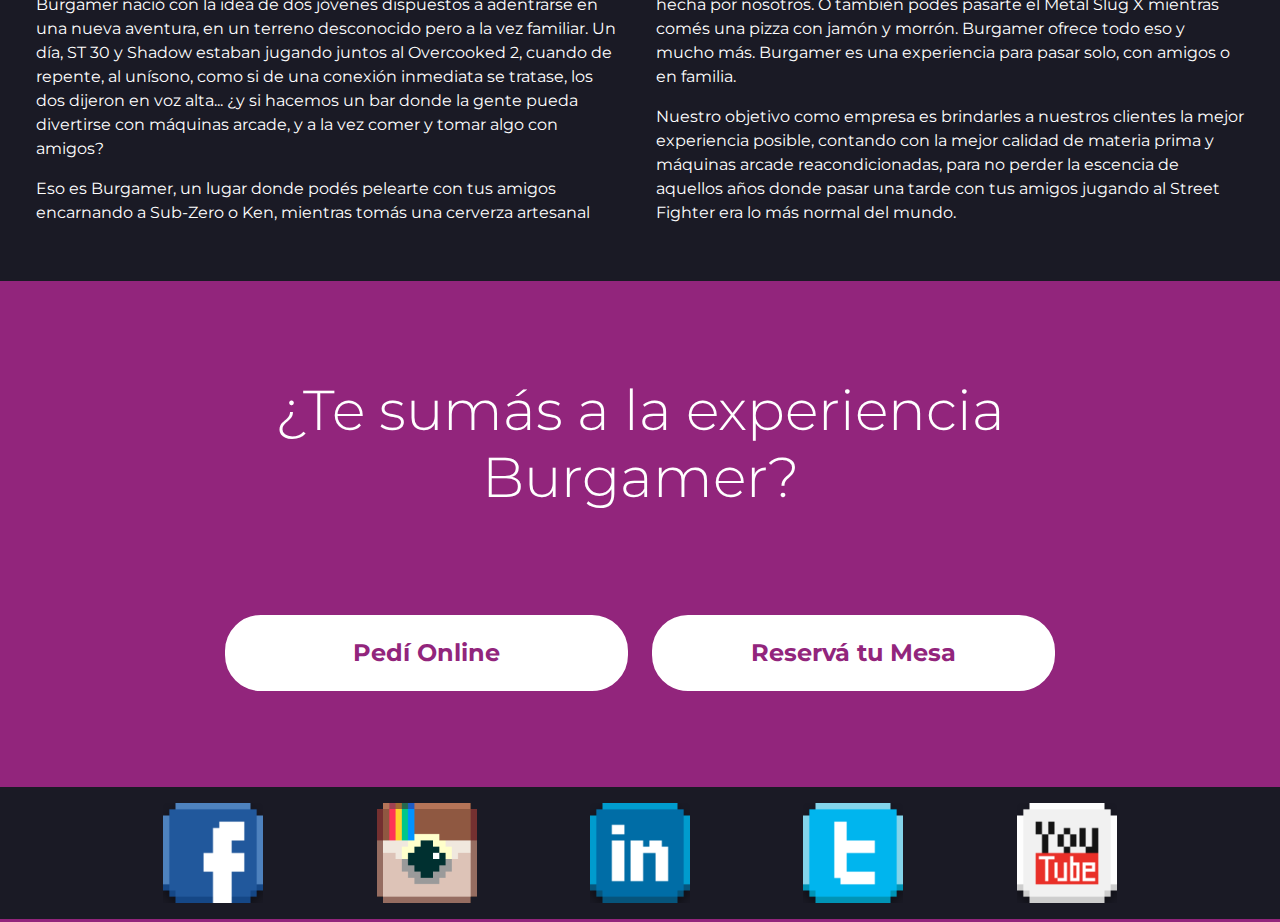
<file: quienes-somos.html>
<!DOCTYPE html>
<html lang="es">
<head>
    <meta charset="UTF-8">
    <meta http-equiv="X-UA-Compatible" content="IE=edge">
    <meta name="viewport" content="width=device-width, initial-scale=1.0">
    <title>Burgamer Bar & Arcade</title>
    <link rel="icon" type="image/x-icon" href="img/favicon.svg">

    <!-- Bootstrap y otras librerías -->
    <link rel="stylesheet" href="vendors/bootstrap/css/bootstrap.min.css">
    <link rel="stylesheet" href="vendors/jquery.smartcart/css/smart_cart.min.css">
    <link rel="stylesheet" href="vendors/jquery.owl-carousel/assets/owl.carousel.min.css">
    <link rel="stylesheet" href="vendors/jquery.owl-carousel/assets/owl.theme.default.min.css">
    <link rel="stylesheet" href="vendors/jquery.whatsapp/venom-button.min.css">

    <!-- Estilos  -->
    <link rel="stylesheet" href="css/estilos.css">
    <link rel="stylesheet" href="css/quienes-somos.css">
</head>
<body>

    <!-- Header, se agrega por jQuery -->
    <header id="header" class="container-fluid fixed-top py-2 fondo-gris borde-violeta overflow-hidden">
        <!-- El contenido de este div tiene que ser igual al id del link que queremos marcar como active -->
        <div id="seccion" class="d-none">quienes-somos</div>
    </header>

    <!-- Splash de bienvenida -->
    <section class="container-fluid p-0">
            <div id="splash-bienvenida" class="imagen-texto">

                <div class="imagen-texto-encabezado-derecha">
                    <h1>Conocé al equipo</h1>
                </div>

            </div>
    </section>

    <!-- Info de los creadores -->
    <section class="container py-5 overflow-hidden">
       
        <div class="row row-cols-1 row-cols-md-2 g-3" id="biografias">
            
            <!-- ST-30 -->
            <div id="st-30" class="col">
                <div class="card fondo-gris-claro borde-violeta p-0 h-100">
                    <div id="imagen-st-30" class="imagen-texto rounded-top card-img-top"></div>
                    <div class="card-body p-0">
                        <h3 class="fondo-gris borde-violeta m-0 py-3">ST 30</h3>
                        <p class="pt-4 px-5">
                            ¡Hola! Soy Esteban Gomez, conocido en internet como ST 30. Me incursioné en el mundo de los videojuegos cuando apenas tenía 3 años y mis papás
                            me regalaron una SNES para navidad. Mi pasión por la gastronomía y el arcade hizo que con Shadow decidiéramos dar el salto para meternos en 
                            este proyecto. Esperemos que puedan pasar un buen momento y divertirse en Burgamer.
                        </p>
                    </div>
                    <div class="card-footer border-0 pb-3">
                        <figure class="row align-items-center justify-content-around fondo-gris rounded p-2 mx-4 h-100">
                            <a class="col" href="https://www.facebook.com/" target="_blank"><img class="redes-sociales-biografias" src= "img/quienes-somos/logos/facebook.svg" alt="facebook"></a>
                            <a class="col" href="https://www.instagram.com/" target="_blank"><img class="redes-sociales-biografias" src= "img/quienes-somos/logos/instagram.svg" alt="instagram"></a>
                            <a class="col" href="https://www.twitter.com/" target="_blank"><img class="redes-sociales-biografias" src="img/quienes-somos/logos/twitter.svg" alt="twitter"></a>
                            <a class="col" href="https://www.youtube.com/" target="_blank"><img class="redes-sociales-biografias" src= "img/quienes-somos/logos/youtube.svg" alt="youtube"></a>
                        </figure>
                    </div>
                </div>      
            </div>
        
            <!-- Shadow -->
            <div id="shadow" class="col">
                <div class="card fondo-gris-claro borde-violeta p-0 h-100">
                    <div id="imagen-shadow" class="imagen-texto rounded-top"></div>
                    <h3 class="fondo-gris borde-violeta m-0 py-3">Shadow</h3>
                    <div class="card-body p-0">
                        <p class="pt-4 px-5">
                            ¿Cómo andan, gente? Soy Matías, pero todos mis amigos me dicen Shadow. Parecido a ST 30, mi amor por los 
                            videojuegos arrancó en vísperas de navidad. Estaba celebrando en casa de mis primos cuando Papá Noel (mi tío) 
                            les regaló la consola DreamCast, de SEGA, con el juego de Sonic Adventure 2 incluído. Bueno, creo que ya se 
                            imaginan el resto de la historia...
                        </p>
                    </div>
                    <div class="card-footer border-0 pb-3">
                        <figure class="row align-items-center justify-content-around fondo-gris rounded p-2 mx-4 h-100">
                            <a class="col" href="https://www.facebook.com/" target="_blank"><img class="redes-sociales-biografias" src= "img/quienes-somos/logos/facebook.svg" alt="facebook"></a>
                            <a class="col" href="https://www.instagram.com/" target="_blank"><img class="redes-sociales-biografias" src= "img/quienes-somos/logos/instagram.svg" alt="instagram"></a>
                            <a class="col" href="https://www.twitter.com/" target="_blank"><img class="redes-sociales-biografias" src= "img/quienes-somos/logos/twitter.svg" alt="twitter"></a>
                            <a class="col" href="https://www.youtube.com/" target="_blank"><img class="redes-sociales-biografias" src= "img/quienes-somos/logos/youtube.svg" alt="youtube"></a>
                        </figure>
                    </div> 
                    </div>
            </div>
        
        </div>
    </section>

    <!-- Sobre Burgamer -->
    <section class="container-fluid p-0">
        <div class="row">
            <div class="col">
                <div id="sobre-burgamer" class="imagen-texto">
                    <div class="imagen-texto-encabezado-izquierda">
                        <h2 id="sobrebg">Sobre Burgamer</h2>
                    </div>
                </div>
            </div>
        </div>
        
        <div class="row">
            <div class="col texto-en-columnas p-5">
                <p>Burgamer nació con la idea de dos jóvenes dispuestos a adentrarse en una nueva aventura, en un terreno desconocido pero a 
                    la vez familiar. Un día, ST 30 y Shadow estaban jugando juntos al Overcooked 2, cuando de repente, al unísono, como
                    si de una conexión inmediata se tratase, los dos dijeron en voz alta... ¿y si hacemos un bar donde la gente pueda
                    divertirse con máquinas arcade, y a la vez comer y tomar algo con amigos?
                </p>
                <p>
                    Eso es Burgamer, un lugar donde podés pelearte con tus amigos encarnando a Sub-Zero o Ken, mientras tomás una cerverza
                    artesanal hecha por nosotros. O también podés pasarte el Metal Slug X mientras comés una pizza con jamón y morrón.
                    Burgamer ofrece todo eso y mucho más. Burgamer es una experiencia para pasar solo, con amigos o en familia.
                </p>
                <p>
                    Nuestro objetivo como empresa es brindarles a nuestros clientes la mejor experiencia posible, contando con la mejor
                    calidad de materia prima y máquinas arcade reacondicionadas, para no perder la escencia de aquellos años donde
                    pasar una tarde con tus amigos jugando al Street Fighter era lo más normal del mundo.
                </p>

        </div>

    </section>

    <!-- Call to action final -->
    <section id="call-to-action-final">
        <div class="container-fluid fondo-violeta py-5">
            <div class="row py-5 justify-content-center">
                <div class="col-9">
                    <h2 class="display-4">
                        ¿Te sumás a la experiencia Burgamer?
                    </h2>
                </div>
            </div>
            <div class="row py-5 gy-3 justify-content-center">
                <div class="col-9 col-md-4">
                    <a href="pedir-online.html" class="boton-grande boton-blanco h-100">Pedí Online</a>
                </div>
                <div class="col-9 col-md-4">
                    <a href="contacto.html#formulario" class="boton-grande boton-blanco">Reservá tu Mesa</a>
                </div>
            </div>
        </div>
    </section>

    <!-- El footer se completa con jQuery -->
    <footer id="footer"></footer>

    <!-- JavaScript, Bootstrap, jQuery -->
    <script src="vendors/jquery/jquery-3.6.1.min.js"></script>
    <script src="vendors/bootstrap/js/bootstrap.bundle.min.js"></script>
    <script src="vendors/jquery.smartcart/js/jquery.smartCart.js"></script>
    <script src="vendors/jquery.owl-carousel/owl.carousel.min.js"></script>
    <script src="vendors/jquery.whatsapp/venom-button.min.js"></script>

    <!-- Scripts -->
    <script src="js/productos.js"></script>
    <script src="js/scripts.js"></script>
</body>

</html>
</file>
<file: css/estilos.css>
/* Importar Google Fonts */

@import url('https://fonts.googleapis.com/css2?family=Montserrat:ital,wght@0,300;0,400;0,700;1,300;1,400;1,700&family=Silkscreen:wght@700&display=swap');
@import url('https://fonts.googleapis.com/css2?family=Audiowide&family=Black+Ops+One&family=Press+Start+2P&family=Rubik+Glitch&display=swap');


/* Reglas generales */

@media(max-width:576px){
    body{
        font-size: 110%;
        padding: 4em 0 0; /* Padding para compensar el header fijo */
    }
    #volver-arriba{
        width: 8em;

    }
}

@media(min-width:576px){
    body{
        font-size: 100%;
        padding: 4.5em 0 0; /* Padding para compensar el header fijo */
    }
    #volver-arriba{
        width: 6em;

    }
}

@media(min-width:768px){
    #volver-arriba {
        width: 6em;
    }

}

h1, h2, h3, h4, h5, h6 {
    font-family: 'Montserrat', Arial, Helvetica, sans-serif;
    text-align: center;
}

h1, h2, h3 {
    font-weight: bold;
}

a, a:hover {
    color: #FFF;
    text-decoration: none;
}

body {
    color: #FFF;
    font-family: 'Montserrat', Arial, Helvetica, sans-serif;
    background-color: #1a1a25;
    min-width: 300px;
    margin: 0;
}


/* Tipografías */

.tipografia-pixelada{
    font-family: 'Silkscreen', 'Montserrat', Arial, Helvetica, sans-serif;
}

.tipografia-montserrat{
    font-family: 'Montserrat', Arial, Helvetica, sans-serif;
}

/* Colores y decoraciones */

.borde-violeta {
    border-bottom: 3px solid #92257c;
}

.fondo-gris{
    background-color: #1a1a25;
}

.fondo-gris-transparente{
    background-color: rgba(26,26,37,0.8);
}

.fondo-gris-claro{
    background-color: #282836;
}

.fondo-violeta {
    background-color: #92257c;
}

.tipografia-violeta {
    color: #92257c;
}

/* Botones */

.boton-grande, .boton-mediano, .boton-chico{
    display: flex;
    flex-direction: column;
    justify-content: center;
    text-decoration: none;
    transition: all .2s ease-in;
    text-align: center;
}

.boton-grande{
    border-radius: 1.5em;
    font-size: 1.5em;
    line-height: 1em;
    padding: 1em 1.5em;
    margin:0;
    font-weight: bold;
}

.boton-mediano{
    border-radius: 1em;
    font-size: 1em;
    padding: 0.75em 1em;
}

.boton-chico{
    border-radius: 0.75em;
    font-size: 1em;
    padding: 0.5em 0.75em;
}

.boton-violeta{
    color: #FFF;
    background-color: #92257c;
    border: 2px solid #92257c;
}

.boton-violeta:hover{
    border: 2px solid #92257c;
    color:#92257c;
    background-color: #FFF;
}

.boton-violeta-borde{
    color: #92257c;
    border: 2px solid #92257c;
}

.boton-violeta-borde:hover{
    color: #FFF;
    background-color: #92257c;
}

.boton-blanco{
    color: #92257c;
    background-color: #FFF;
    border: 2px solid #FFF;
}

.boton-blanco:hover{
    border: 2px solid #FFF;
    color: #FFF;
    background-color: transparent;
}

/* Header y navegación */

#logo{
    height: 1.5em;
    max-height: 100%;
    width:auto;
    margin: 0 auto;
    display: block;
}

.nav-item a{
    font-size: 1em;
    color:#FFF;
    text-align: center;
}

.navbar-nav .nav-link.active, .nav-item a:hover{
    color:#92257c;
}

/*
    Esto compensa la altura del header fijo. Código sacado de
    https://stackoverflow.com/questions/4086107/fixed-page-header-overlaps-in-page-anchors, segunda respuesta
*/

html {
    scroll-padding-top: 6em; /* height of sticky header */
  }

/* Imágenes con texto encima */

.imagen-texto{
    display: flex;
    flex-direction: column;
    justify-content: space-around;
    align-items: center;
    height: 100%;
    background-position: center;
}

    /* Comportamiento responsive para textos que van sobre las imágenes */

@media(max-width:400px){
    .imagen-texto-cuerpo-derecha, .imagen-texto-cuerpo-izquierda {
        font-size: 1em;
    }
}

@media(min-width:400px){
    .imagen-texto-cuerpo-derecha, .imagen-texto-cuerpo-izquierda {
        font-size: 1.2em;
        line-height: 1.6em;
    }
}
    
@media(max-width:768px){
    .imagen-texto-encabezado-izquierda,
    .imagen-texto-encabezado-derecha,
    .imagen-texto-cuerpo-derecha,
    .imagen-texto-cuerpo-izquierda {
        width: 90%;
    }
    .imagen-texto-encabezado-izquierda, .imagen-texto-encabezado-derecha{
        padding: 0.5em 1em;
    }
    .imagen-texto-cuerpo-derecha, .imagen-texto-cuerpo-izquierda {
        padding: 1.5em 2em;
    }
}

@media(min-width:768px){
    .imagen-texto-encabezado-izquierda, .imagen-texto-encabezado-derecha {
        padding: 0.75em 1.5em;
        width: 50%;

    }
    
    .imagen-texto-cuerpo-derecha, .imagen-texto-cuerpo-izquierda {
        padding: 2em 3em;
        width: 60%;
    }
}

.imagen-texto-encabezado-izquierda,
.imagen-texto-encabezado-derecha,
.imagen-texto-cuerpo-derecha,
.imagen-texto-cuerpo-izquierda {
    background-color: rgba(26,26,37,1);
    border-bottom: 3px solid #92257c;
    margin: 0;
}

.imagen-texto-encabezado-izquierda h1, .imagen-texto-encabezado-derecha h1,
.imagen-texto-encabezado-izquierda h2, .imagen-texto-encabezado-derecha h2,
.imagen-texto-encabezado-izquierda h3, .imagen-texto-encabezado-derecha h3{
    text-align: center;
    font-weight: bold;
    font-size: 2em;
    line-height: 1.5em;
}

.imagen-texto-encabezado-izquierda, .imagen-texto-cuerpo-izquierda {
    align-self: flex-start;
}

.imagen-texto-encabezado-derecha, .imagen-texto-cuerpo-derecha {
    align-self: flex-end;
}

#volver-arriba{
    position: fixed;
    bottom: 8%;
    left: 8%;
    height: auto;
    transform: translate(50%,0);
}
</file>
<file: css/index.css>
/* Home */

@media(max-width:576px){
    .modal {
        text-align: center;
    }
}

#splash .carousel-inner{
    height: 50em;
}

#carousel-proveedores .carousel-inner {
    height: 35em;
}

#splash-01-pedi-online{
    background-image: url(../img/home/splash-01-pedi-online.jpg);
    background-position: center;
    background-size: cover;
}   

#splash-02-reserva-mesa{
    background-image: url(../img/home/splash-02-reserva-mesa.jpg);
    background-position: center;
    background-size: cover;
}

.icono-productos{
    width:12em;
    max-width: 100%;
    height: auto;
    display: block;
    margin: 0 auto;
}


#carousel-proveedores-01-coca-cola {
    background-image: url(../img/home/proveedores-01-coca-cola.jpg);
    background-position: center;
}

#carousel-proveedores-02-heineken {
    background-image: url(../img/home/proveedores-02-heineken.jpg);
    background-position: center;
}

#carousel-proveedores-03-not-co {
    background-image: url(../img/home/proveedores-03-not-co.jpg);
    background-position: center;
}

#carousel-proveedores-04-heinz {
    background-image: url(../img/home/proveedores-04-heinz.jpg);
    background-position: center;
}

#carousel-proveedores-05-mc-cain {
    background-image: url(../img/home/proveedores-05-mc-cain.jpg);
    background-position: center;
}

footer img {
    width: 75px;
}
</file>
<file: css/contacto.css>
@media(max-width:576px){
    #splash-bienvenida {
        height: 15em;
    }

}

@media(min-width:576px){
    #splash-bienvenida {
        height: 20em;
    }

}

#splash-bienvenida {
    background-image: url(../img/contacto/splash-bienvenida.jpg);
    background-position: center;
    background-size: cover;
}

.icono-contacto {
    position: absolute;
    top: 0%;
    left: 50%;
    transform: translate(-50%,-50%);
    width: 8rem;
}

#mapa {
    height: 25rem;
    width: 100%;
    margin: 0;
    padding: 0;
}

#mensaje {
    height: 10em;
}
</file>
<file: css/faq.css>
@media(max-width:576px){
    #splash-bienvenida {
        height: 15em;
    }

}

@media(min-width:576px){
    #splash-bienvenida {
        height: 20em;
    }

}

#splash-bienvenida {
    background-image: url(../img/faq/splash-bienvenida.jpg);
    background-position: center;
    background-size: cover;
}

.icono-categoria {
    width: 100%;
    height: 8em;
    display: block;
    margin: 0 auto;
}
</file>
<file: css/pedir-online.css>
@media(max-width:576px){
    #splash-producto-destacado {
        height: 50em;
    }

    #icono-carrito {
        bottom: 8%;
        right: 50%;
        transform: translate(50%,0);
        width: 8em;
    }

    #volver-arriba {
        display: none;
    }

}

@media(min-width:576px){
    #splash-producto-destacado {
        height: 50em;
    }
    
    #icono-carrito {
        bottom: 8%;
        right: 50%;
        transform: translate(50%,0);
        width: 6em;
    }

    #volver-arriba {
        display: none;
    }
}

@media(min-width:768px){
    #icono-carrito {
        bottom: 8%;
        right: 8%;
        transform: translate(-50%,0);
    }

    #volver-arriba {
        display: block;
    }

}


#splash-producto-destacado {
    background-image: url(../img/pedir-online/producto-destacado.jpg);
    background-position: center;
    background-size: cover;
}

#icono-carrito{
    position: fixed;
}
</file>
<file: css/quienes-somos.css>
@media(max-width:576px){
    #splash-bienvenida {
        height: 15em;
    }

}

@media(min-width:576px){
    #splash-bienvenida {
        height: 20em;
    }
}

@media(max-width:768px){
    .texto-en-columnas{
        column-count: 1;
        column-gap: 2em;
    }

}

@media(min-width:768px){
    .texto-en-columnas{
        column-count: 2;
        column-gap: 2em;
    }
}

#splash-bienvenida {
    background-image: url(../img/quienes-somos/splash-bienvenida.jpg);
    background-position: center;
    background-size: cover;
}

#imagen-st-30{
    background-image: url(../img/quienes-somos/mario.jpg);
    background-position: center;
    background-size: cover;
    height: 22em;
}

#imagen-shadow{
    background-image: url(../img/quienes-somos/shadow.jpg);
    background-position: right;
    background-size: cover;
    height: 22em;
}


#st-30 h3{
    font-family: 'Audiowide', cursive;
}

#shadow h3{
    font-family: 'Rubik Glitch', cursive;
}


#sobre-burgamer {
    background-image: url(../img/quienes-somos/lugar.jpg);
    background-position: center;
    background-size: cover;
    height: 20em;
}

#lugar{
    display:flex;
    flex-direction: column;
}

#parrafos{
    padding: 3%;
    font-size: medium;
}

.redes-sociales-biografias {
    width: auto;
    height: 1.5em;
    filter: invert(1);
    display: block;
    margin: 0 auto;
}

#logos2{
    width: 100%;
    display: flex;
    justify-content: center;
    align-items: center;
    gap: 65px;
    background-color: #1a1a25;
    padding:2%;
}

#logos2 img{
    width: 25px;
    height: 25px;
    filter: invert(1);
    
}
</file>
<file: vendors/jquery.smartcart/css/smart_cart.min.css>
/*! 
 * jQuery Smart Cart v3.x
 * The smart interactive jQuery Shopping Cart plugin with PayPal payment support
 * http://www.techlaboratory.net/smartcart
 *
 * Created by Dipu Raj
 * http://dipuraj.me
 *
 * Licensed under the terms of the MIT License
 * https://github.com/techlab/SmartCart/blob/master/LICENSE
 */.sc-cart-item-list{min-height:50px}.sc-cart-remove{background:0 0;border:none;font-size:20px;position:absolute;top:0;right:0}.sc-cart-remove:hover{color:red}.sc-cart-empty-msg{color:#999;margin:0;padding:10px;text-align:center}.sc-cart-item-qty{width:55px;border-radius:3px;font-size:12px;padding:4px 0 3px 6px;color:#555;background-color:#fff;background-image:none;border:1px solid #ccc;-webkit-box-shadow:0 1px 1px rgba(0,0,0,.075) inset;box-shadow:0 1px 1px rgba(0,0,0,.075) inset;-webkit-transition:border-color .15s ease-in-out 0s,-webkit-box-shadow .15s ease-in-out 0s;transition:border-color .15s ease-in-out 0s,-webkit-box-shadow .15s ease-in-out 0s;transition:border-color .15s ease-in-out 0s,box-shadow .15s ease-in-out 0s;transition:border-color .15s ease-in-out 0s,box-shadow .15s ease-in-out 0s,-webkit-box-shadow .15s ease-in-out 0s}.sc-cart-item-summary{text-align:right;margin-top:5px;padding-top:5px}.sc-cart-summary{text-align:right;font-size:1.5em}.sc-cart-toolbar{margin-top:10px;text-align:right}.sc-cart-toolbar button{margin-left:5px}.sc-cart-toolbar button.disabled img{opacity:.5}.sc-cart-item img{margin-right:10px;width:60px}.sc-highlight{-webkit-animation:highlight 1s;animation:highlight 1s}@keyframes highlight{from{background:#faebcc}to{background:0 0}}@-webkit-keyframes highlight{from{background:#faebcc}to{background:0 0}}.sc-product-item{position:relative}.sc-product-item:after,.sc-product-item:before{-webkit-transition:all .2s ease-in-out 0s;transition:all .2s ease-in-out 0s}.sc-added-item{border-color:#5cb85c}.sc-added-item:after{content:"\2713 ";display:inline-block;position:absolute;top:0;right:4px;z-index:99;color:#fff;font-size:18px;font-weight:700;white-space:nowrap}.sc-added-item:before{content:"";display:inline-block;position:absolute;z-index:98;top:0;right:0;border-style:solid;border-width:0 40px 40px 0;-webkit-transform:rotate(360deg);-ms-transform:rotate(360deg);transform:rotate(360deg);border-color:rgba(255,255,255,0) #5cb85c rgba(255,255,255,0) rgba(255,255,255,0)}.sc-button-checkout-paypal{border:0;cursor:pointer;padding:0;width:170px;height:32px}
</file>
<file: vendors/jquery.whatsapp/venom-button.min.css>
.venom-button{position:fixed;bottom:15px;left:15px;font-size:14px;transition:bottom .2s}.venom-button .venom-button-button{position:relative;border-radius:50%;box-shadow:1px 1px 4px rgba(60,60,60,.4);transition:box-shadow .2s;cursor:pointer;overflow:hidden}.venom-button .venom-button-button img,.venom-button .venom-button-button svg{position:absolute;width:100%;height:auto;object-fit:cover;top:50%;left:50%;transform:translate3d(-50%,-50%,0);border-radius:50%}.venom-button:hover{bottom:17px}.venom-button:hover .venom-button-button{box-shadow:1px 2px 8px rgba(60,60,60,.4)}.venom-button .venom-button-popup{border-radius:6px;background-color:#e5ddd5;position:absolute;overflow:hidden;padding:0;box-shadow:1px 2px 8px rgba(60,60,60,.25);width:0;height:0;bottom:0;opacity:0;transition:bottom .1s ease-out,opacity .2s ease-out;transform-origin:bottom}.venom-button .venom-button-popup.active{padding:0 12px 12px 12px;width:260px;height:auto;bottom:82px;opacity:1}.venom-button .venom-button-popup .venom-button-message{background-color:#fff;padding:8px;border-radius:0 5px 5px 5px;box-shadow:1px 1px 1px rgba(0,0,0,.15);opacity:0;transition:opacity .2s}.venom-button .venom-button-popup.active .venom-button-message{opacity:1;transition-delay:.2s}.venom-button .venom-button-popup .venom-button-head{text-align:right;color:#fff;margin:0 -15px 10px -15px;padding:6px 12px;display:flex;justify-content:space-between;cursor:pointer}.venom-button .venom-button-input-message{background-color:#fff;margin:10px -15px -15px -15px;padding:0 15px;display:flex;align-items:center}.venom-button .venom-button-input-message textarea{border:1px solid #ccc;border-radius:4px;box-shadow:none;padding:8px;margin:10px 0;width:100%;max-width:100%;font-family:inherit;font-size:inherit;resize:none}.venom-button .venom-button-btn-send{margin-left:12px;font-size:0;cursor:pointer}
</file>
